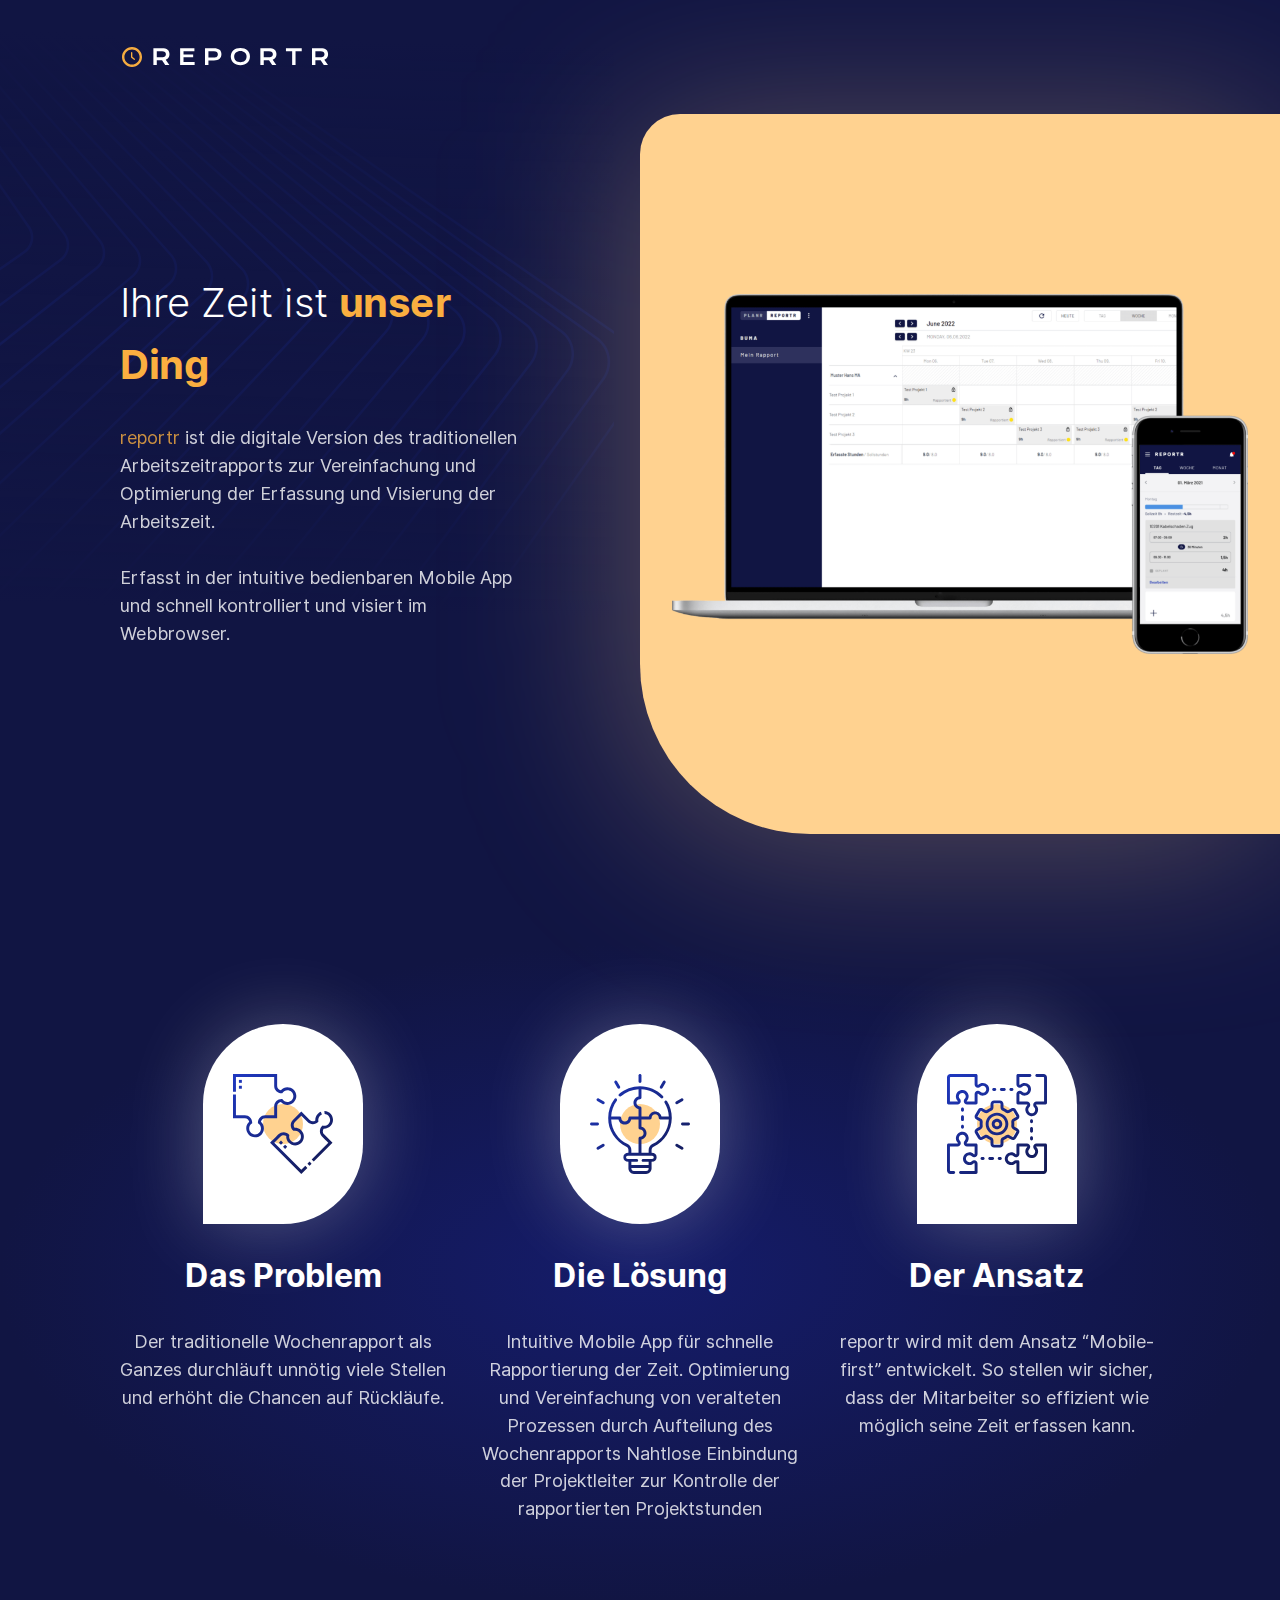
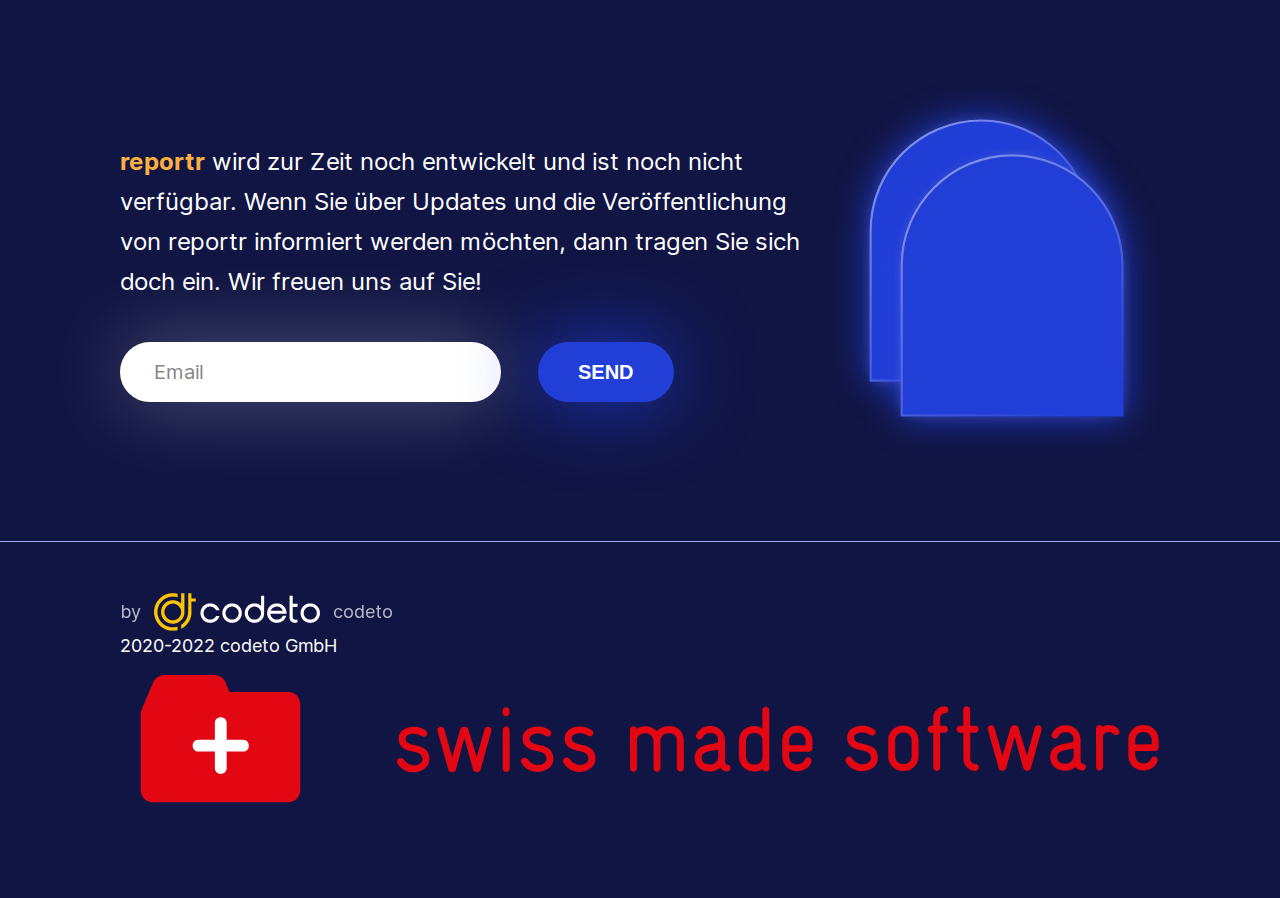
<file: index.html>
<!DOCTYPE html>
<html lang="de">
  <head>
    <meta charset="UTF-8" />
    <meta http-equiv="X-UA-Compatible" content="IE=edge" />
    <link rel="apple-touch-icon" sizes="180x180" href="./favicon/img/apple-touch-icon.png">
    <link rel="icon" type="image/png" sizes="32x32" href="./img/favicon/favicon-32x32.png">
    <link rel="icon" type="image/png" sizes="16x16" href="./img/favicon/favicon-16x16.png">
    <link rel="manifest" href="./imgfavicon//site.webmanifest">
    <link rel="mask-icon" href="./img/favicon/safari-pinned-tab.svg" color="#5bbad5">
    <meta name="msapplication-TileColor" content="#da532c">
    <meta name="theme-color" content="#ffffff">
    <meta name="viewport" content="width=device-width, initial-scale=1.0" />
    <title>Reportr</title>
    <link rel="stylesheet" href="./css/main.css" />
  </head>

  <body>
    <header class="header">
      <div class="container">
        <img src="./img/main-logo.svg" alt="reportr-logo" />
      </div>
    </header>
    <main>
      <section class="hero-screen">
        <div class="hero-screen__illustration">
          <img src="./img/hero-screen-illustration.svg" alt="illustration" />
        </div>
        <div class="container">
          <div class="row">
            <div class="col-lg-5 col-xs-12">
              <div class="hero-screen__title">
                Ihre Zeit ist <span>unser Ding</span>
              </div>
              <div class="hero-screen__subtitle">
                <span>reportr</span> ist die digitale Version des traditionellen
                Arbeitszeitrapports zur Vereinfachung und Optimierung der
                Erfassung und Visierung der Arbeitszeit.
              </div>
              <div class="hero-screen__subtitle">
                Erfasst in der intuitive bedienbaren Mobile App und schnell
                kontrolliert und visiert im Webbrowser.
              </div>
            </div>
            <div class="hero-screen__image">
              <img src="./img/hero-image.png" alt="reportr app" />
            </div>
          </div>
        </div>
      </section>
      <section class="process">
        <div class="container">
          <div class="row">
            <div class="col-md-4 col-xs-12">
              <div class="process-item">
                <div class="process-item__image item-1">
                  <img src="./img/problem.svg" alt="problem" />
                </div>
                <div class="process-item__title">Das Problem</div>
                <div class="process-item__description">
                  Der traditionelle Wochenrapport als Ganzes durchläuft unnötig
                  viele Stellen und erhöht die Chancen auf Rückläufe.
                </div>
              </div>
            </div>
            <div class="col-md-4 col-xs-12">
              <div class="process-item">
                <div class="process-item__image item-2">
                  <img src="./img/solution.svg" alt="solution" />
                </div>
                <div class="process-item__title">Die Lösung</div>
                <div class="process-item__description">
                  Intuitive Mobile App für schnelle Rapportierung der Zeit.
                  Optimierung und Vereinfachung von veralteten Prozessen durch
                  Aufteilung des Wochenrapports Nahtlose Einbindung der
                  Projektleiter zur Kontrolle der rapportierten Projektstunden
                </div>
              </div>
            </div>
            <div class="col-md-4 col-xs-12">
              <div class="process-item">
                <div class="process-item__image item-3">
                  <img src="./img/method.svg" alt="method" />
                </div>
                <div class="process-item__title">Der Ansatz</div>
                <div class="process-item__description">
                  reportr wird mit dem Ansatz “Mobile-first” entwickelt. So
                  stellen wir sicher, dass der Mitarbeiter so effizient wie
                  möglich seine Zeit erfassen kann.
                </div>
              </div>
            </div>
          </div>
        </div>
      </section>
      <section class="subscribe">
        <div class="container">
          <div class="row">
            <div class="col-md-8 col-xs-12">
              <div class="subscribe-box">
                <div class="subscribe__text">
                  <span>reportr</span> wird zur Zeit noch entwickelt und ist
                  noch nicht verfügbar. Wenn Sie über Updates und die
                  Veröffentlichung von reportr informiert werden möchten, dann
                  tragen Sie sich doch ein. Wir freuen uns auf Sie!
                </div>
                <div class="subscribe__form">
                  <form action="">
                    <input
                      type="email"
                      name="subscribe-email"
                      placeholder="Email"
                    />
                    <button type="submit">SEND</button>
                  </form>
                </div>
              </div>
            </div>
            <div class="col-md-4 col-xs-12 subscribe-illustration">
              <img src="./img/footer-illustration.svg" alt="illustration" />
            </div>
          </div>
        </div>
      </section>
    </main>
    <footer class="footer">
      <div class="container">
        <div class="footer-codeto">
          <span>by</span>
          <img src="./img/codeto-logo.svg" alt="codeto-logo" />
          <span>codeto</span>
        </div>
        <div class="footer-text">2020-2022 codeto GmbH</div>
        <div class="footer-swiss-made">
          <img
            src="./img/swiss-made-software.svg"
            alt="swiss-made-software-logo"
          />
        </div>
      </div>
    </footer>
  </body>
</html>
</file>
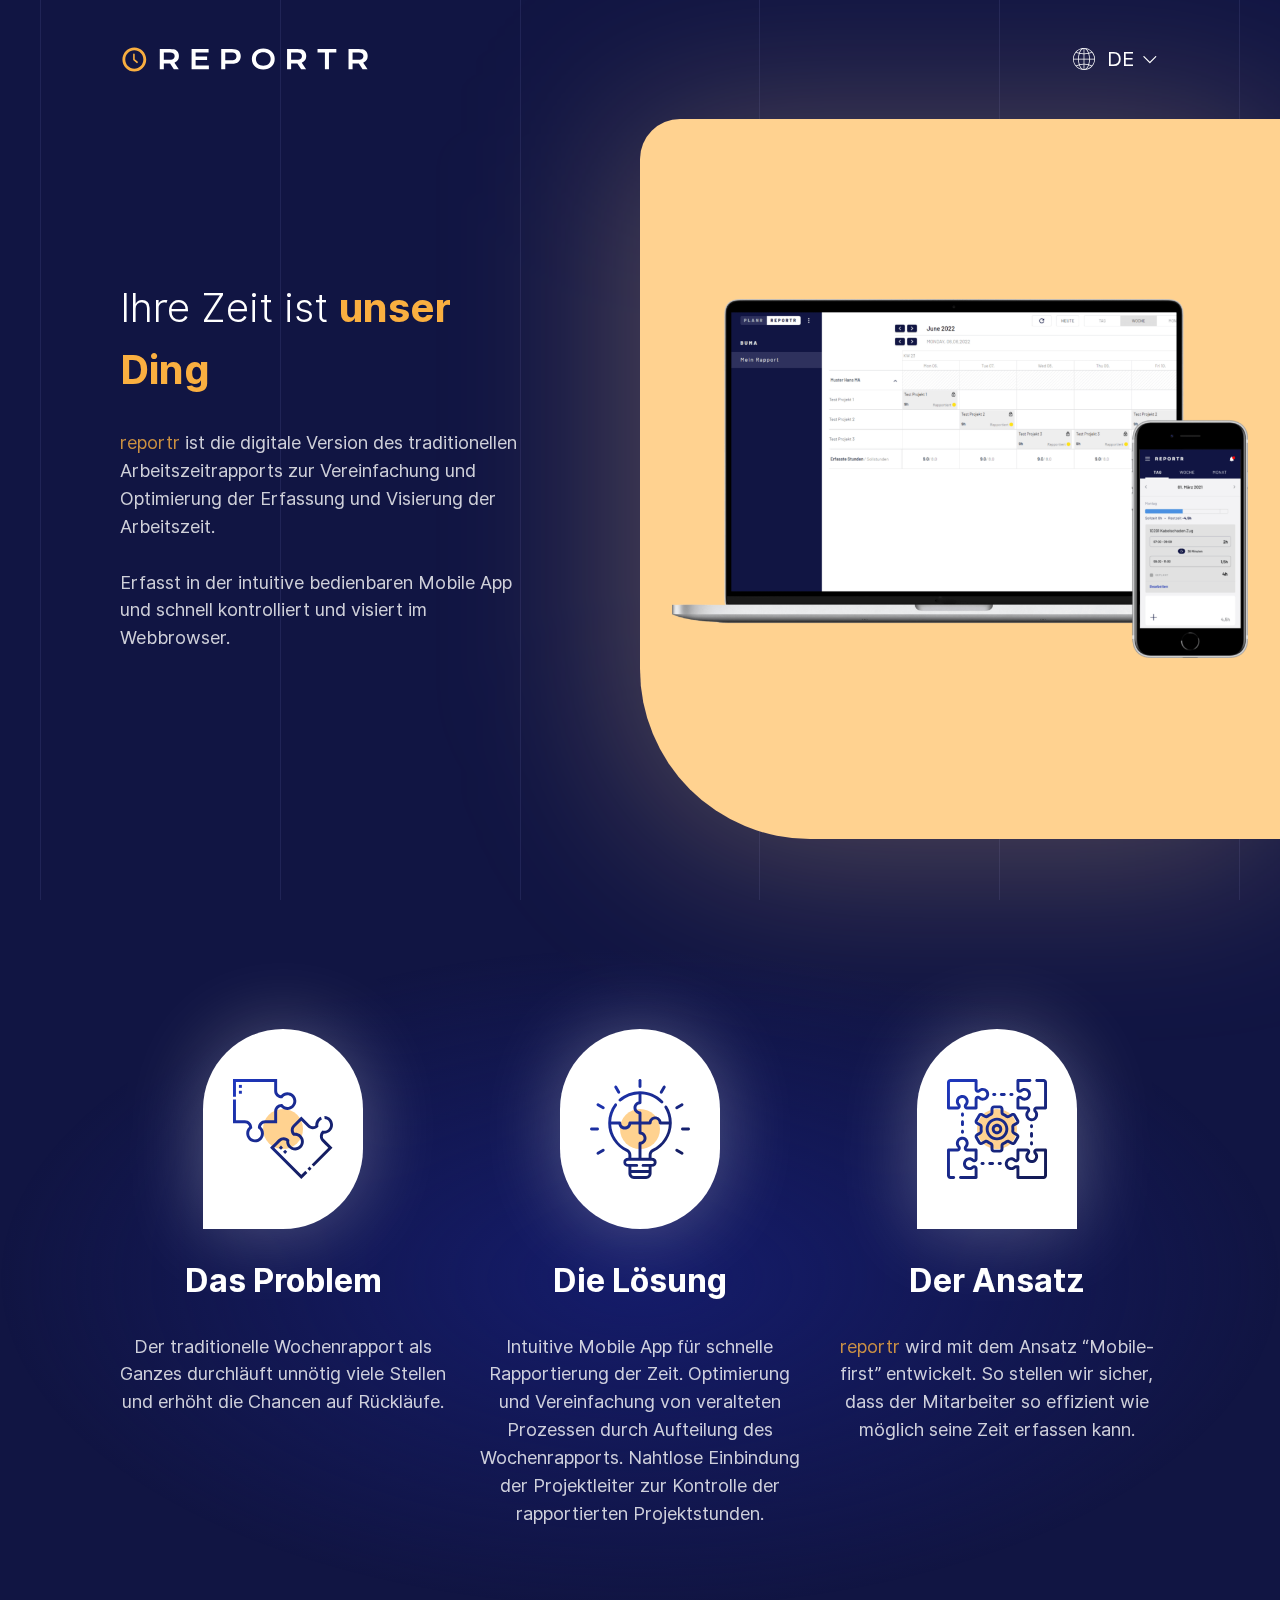
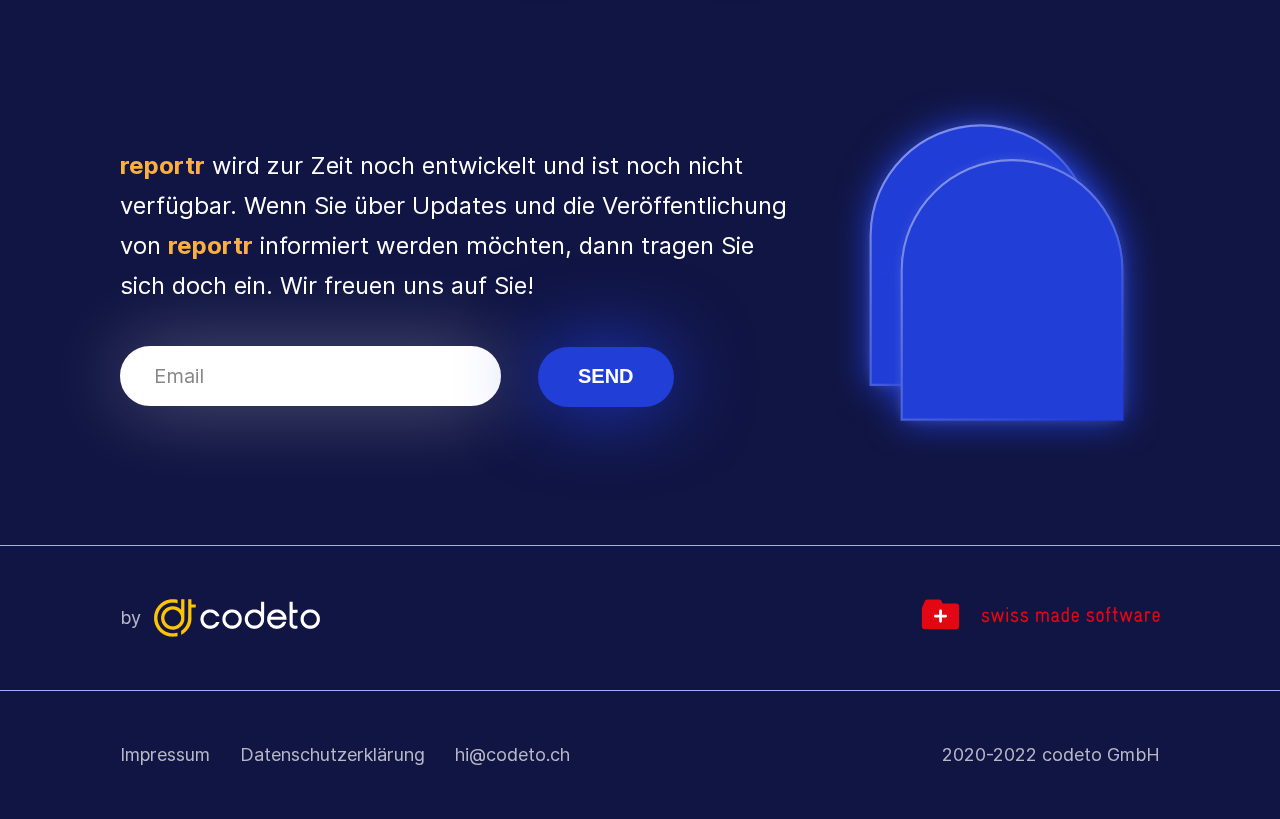
<file: de-index.html>
<!DOCTYPE html>
<html lang="de">

<head>
  <meta charset="UTF-8" />
  <meta http-equiv="X-UA-Compatible" content="IE=edge" />
  <link rel="apple-touch-icon" sizes="180x180" href="./favicon/img/apple-touch-icon.png" />
  <link rel="icon" type="image/png" sizes="32x32" href="./img/favicon/favicon-32x32.png" />
  <link rel="icon" type="image/png" sizes="16x16" href="./img/favicon/favicon-16x16.png" />
  <link rel="manifest" href="./img/favicon/site.webmanifest" />
  <link rel="mask-icon" href="./img/favicon/safari-pinned-tab.svg" color="#5bbad5" />
  <meta name="msapplication-TileColor" content="#da532c" />
  <meta name="theme-color" content="#ffffff" />
  <meta name="viewport" content="width=device-width, initial-scale=1.0" />
  <title>Reportr</title>
  <link rel="stylesheet" href="./css/main.css" />
</head>

<body>
  <div class="lines">
    <div class="line"></div>
    <div class="line"></div>
    <div class="line"></div>
    <div class="line"></div>
    <div class="line"></div>
    <div class="line"></div>

  </div>
  <header class="header">
    <div class="container">
      <a href="de-index.html" class="header-logo">
        <img src="./img/main-logo.svg" alt="reportr-logo" />
      </a>
      <div class="language dropdown">
        <button class="language__item dropdown__trigger">
          <img src="./img/globe.svg" alt="">
          <span class="language__title"> DE </span>
          <i class="icon-arrow-dropdown"></i>
        </button>
        <div class="language__list dropdown__item">
          <a href="de-index.html" class="language__item">
            <span class="language__title">DE</span>
          </a>
          <a href="en-index.html" class="language__item">
            <span class="language__title">EN</span>
          </a>
        </div>
      </div>
    </div>
  </header>
  <main>
    <section class="hero-screen">
      <div class="container">
        <div class="row">
          <div class="col-lg-5 col-xs-12">
            <div class="hero-screen__title">
              Ihre Zeit ist <span>unser Ding</span>
            </div>
            <div class="hero-screen__subtitle">
              <span>reportr</span> ist die digitale Version des traditionellen
              Arbeitszeitrapports zur Vereinfachung und Optimierung der
              Erfassung und Visierung der Arbeitszeit.
            </div>
            <div class="hero-screen__subtitle">
              Erfasst in der intuitive bedienbaren Mobile App und schnell
              kontrolliert und visiert im Webbrowser.
            </div>
          </div>
          <div class="hero-screen__image">
            <img src="./img/hero-image.png" alt="reportr app" />
          </div>
        </div>
      </div>
    </section>
    <section class="process">
      <div class="container">
        <div class="row">
          <div class="col-md-4 col-xs-12">
            <div class="process-item">
              <div class="process-item__image item-1">
                <img src="./img/problem.svg" alt="problem" />
              </div>
              <div class="process-item__title">Das Problem</div>
              <div class="process-item__description">
                Der traditionelle Wochenrapport als Ganzes durchläuft unnötig
                viele Stellen und erhöht die Chancen auf Rückläufe.
              </div>
            </div>
          </div>
          <div class="col-md-4 col-xs-12">
            <div class="process-item">
              <div class="process-item__image item-2">
                <img src="./img/solution.svg" alt="solution" />
              </div>
              <div class="process-item__title">Die Lösung</div>
              <div class="process-item__description">
                Intuitive Mobile App für schnelle Rapportierung der Zeit.
                Optimierung und Vereinfachung von veralteten Prozessen durch
                Aufteilung des Wochenrapports. Nahtlose Einbindung der
                Projektleiter zur Kontrolle der rapportierten Projektstunden.
              </div>
            </div>
          </div>
          <div class="col-md-4 col-xs-12">
            <div class="process-item">
              <div class="process-item__image item-3">
                <img src="./img/method.svg" alt="method" />
              </div>
              <div class="process-item__title">Der Ansatz</div>
              <div class="process-item__description">
                <span>reportr</span> wird mit dem Ansatz “Mobile-first” entwickelt. So
                stellen wir sicher, dass der Mitarbeiter so effizient wie
                möglich seine Zeit erfassen kann.
              </div>
            </div>
          </div>
        </div>
      </div>
    </section>
    <section class="subscribe">
      <div class="container">
        <div class="row">
          <div class="col-md-8 col-xs-12">
            <div class="subscribe-box">
              <div class="subscribe__text">
                <span>reportr</span> wird zur Zeit noch entwickelt und ist
                noch nicht verfügbar. Wenn Sie über Updates und die
                Veröffentlichung von <span>reportr</span> informiert werden möchten, dann
                tragen Sie sich doch ein. Wir freuen uns auf Sie!
              </div>
              <div class="subscribe__form">
                <form action="">
                  <input type="email" name="subscribe-email" placeholder="Email" />
                  <button type="submit">SEND</button>
                </form>
              </div>
            </div>
          </div>
          <div class="col-md-4 col-xs-12 subscribe-illustration">
            <img src="./img/footer-illustration.svg" alt="illustration" />
          </div>
        </div>
      </div>
    </section>
  </main>
  <footer class="footer">
    <div class="footer-top">
      <div class="container">
        <a class="footer-codeto" href="https://codeto.ch/">
          <span>by</span>
          <img src="./img/codeto-logo.svg" alt="codeto-logo" />
        </a>
        <div class="footer-swiss-made">
          <img src="./img/swiss-made-software.svg" alt="swiss-made-software-logo" />
        </div>
      </div>
    </div>
    <div class="footer-bottom">
      <div class="container">
        <div class="footer-menu">
          <a href="de-terms-and-conditions.html" class="footer__link">
            Impressum
          </a>
          <a href="de-privacy-policy.html" class="footer__link">
            Datenschutzerklärung
          </a>
          <a href="mailto:hi@codeto.ch" class="footer__link">
            hi@codeto.ch
          </a>
        </div>
        <div class="footer-copyright">2020-2022 codeto GmbH</div>
      </div>
    </div>
  </footer>
</body>
<script>
  function closeOpenNavs() {
    var openDrops = document.querySelectorAll(".dropdown__trigger");

    for (var i = 0; i < openDrops.length; i++) {
      var openDropdown = openDrops[i];

      if (openDropdown.parentElement.classList.contains("js-open")) {
        openDropdown.parentElement.classList.remove("js-open");
      }
    }
  }
  document.addEventListener(
    "click",
    function (event) {
      if (!event.target.closest(".dropdown__trigger")) {
        closeOpenNavs();
      } else if (
        event.target.closest(".dropdown__trigger") &&
        event.target.parentElement.closest(".js-open")
      ) {
        event.target
          .closest(".dropdown__trigger")
          .parentElement.classList.remove("js-open");
      } else if (event.target.closest(".dropdown__trigger")) {
        closeOpenNavs();
        event.target
          .closest(".dropdown__trigger")
          .parentElement.classList.add("js-open");
      }
    },
    false
  );
</script>

</html>
</file>
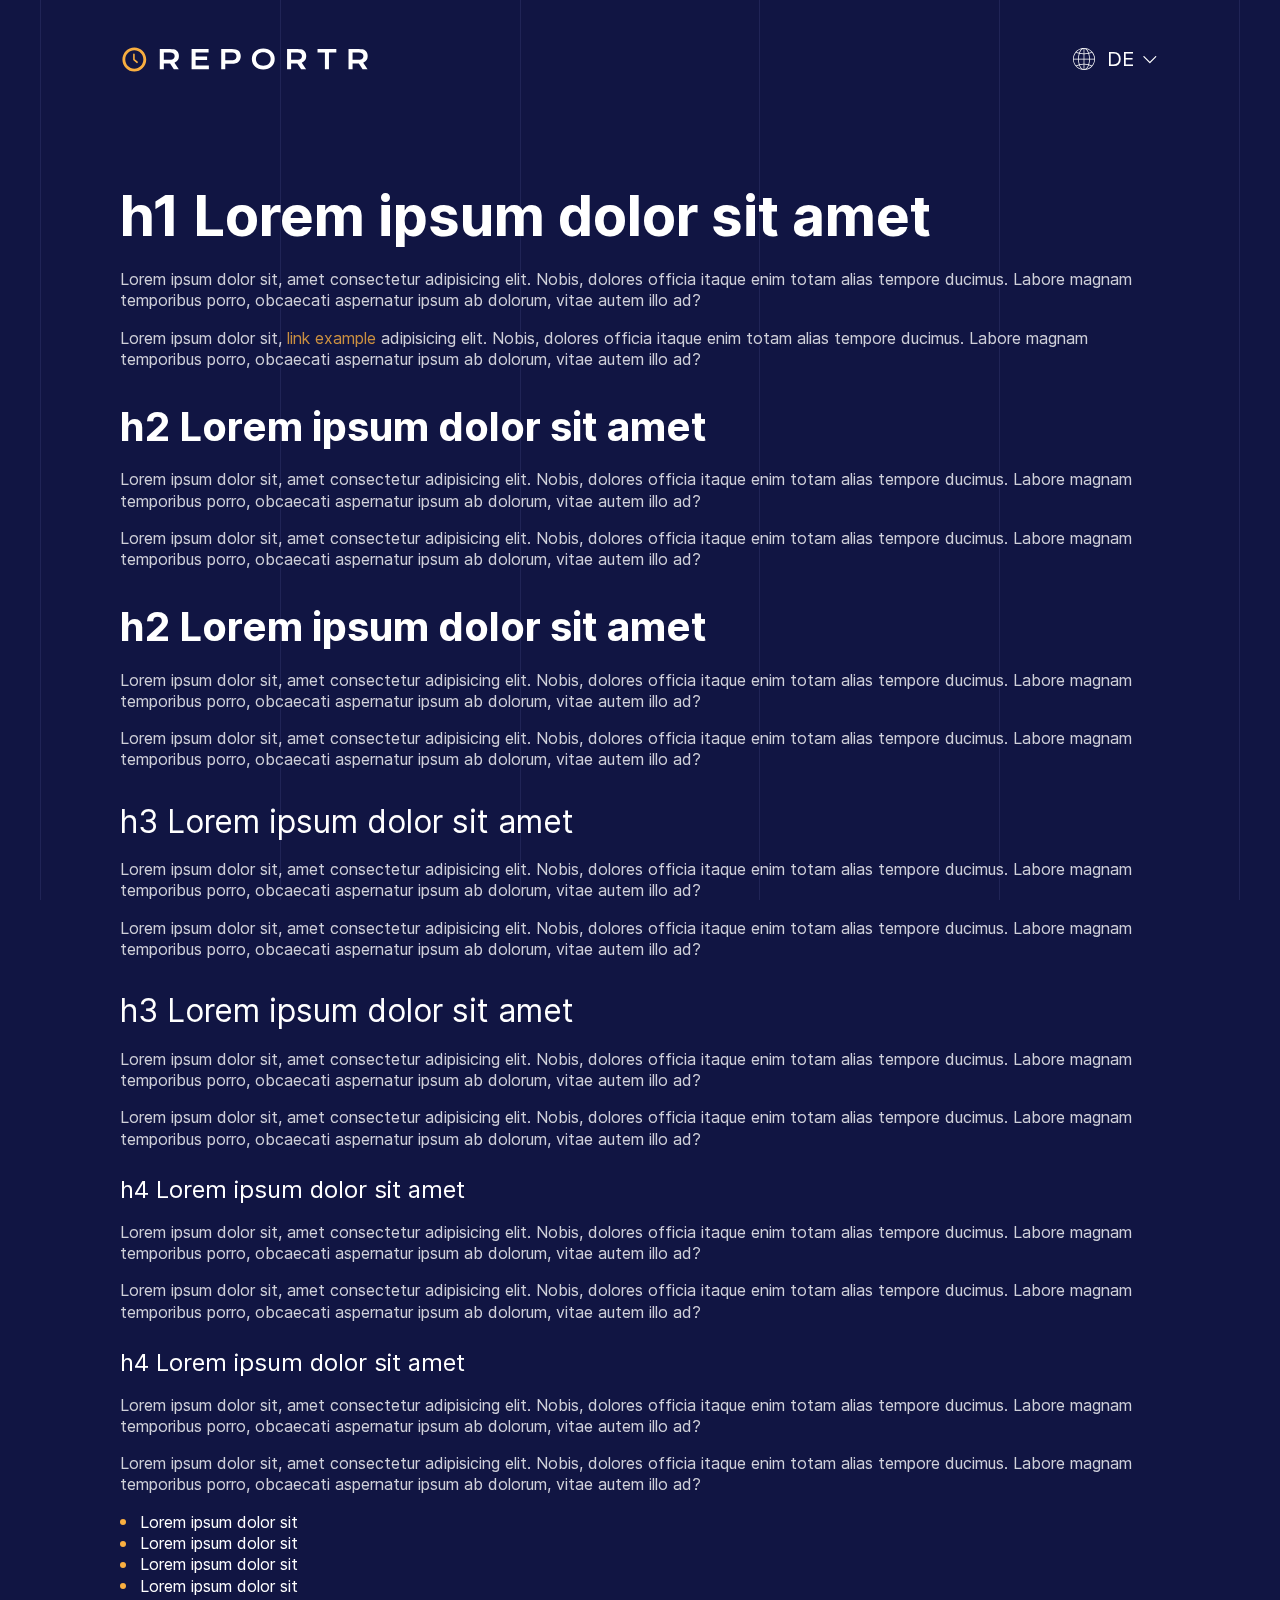
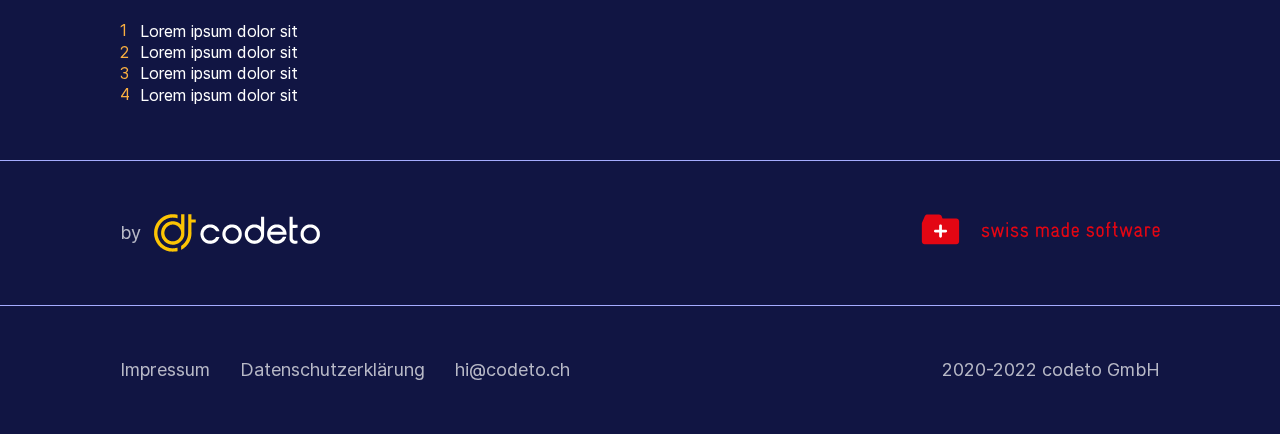
<file: de-privacy-policy.html>
<!DOCTYPE html>
<html lang="de">

<head>
  <meta charset="UTF-8" />
  <meta http-equiv="X-UA-Compatible" content="IE=edge" />
  <link rel="apple-touch-icon" sizes="180x180" href="./favicon/img/apple-touch-icon.png" />
  <link rel="icon" type="image/png" sizes="32x32" href="./img/favicon/favicon-32x32.png" />
  <link rel="icon" type="image/png" sizes="16x16" href="./img/favicon/favicon-16x16.png" />
  <link rel="manifest" href="./img/favicon/site.webmanifest" />
  <link rel="mask-icon" href="./img/favicon/safari-pinned-tab.svg" color="#5bbad5" />
  <meta name="msapplication-TileColor" content="#da532c" />
  <meta name="theme-color" content="#ffffff" />
  <meta name="viewport" content="width=device-width, initial-scale=1.0" />
  <title>Reportr</title>
  <link rel="stylesheet" href="./css/main.css" />
</head>

<body>
  <div class="lines">
    <div class="line"></div>
    <div class="line"></div>
    <div class="line"></div>
    <div class="line"></div>
    <div class="line"></div>
    <div class="line"></div>

  </div>
  <header class="header">
    <div class="container">
      <a href="de-index.html" class="header-logo">
        <img src="./img/main-logo.svg" alt="reportr-logo" />
      </a>
      <div class="language dropdown">
        <button class="language__item dropdown__trigger">
          <img src="./img/globe.svg" alt="">
          <span class="language__title"> DE </span>
          <i class="icon-arrow-dropdown"></i>
        </button>
        <div class="language__list dropdown__item">
          <a href="de-index.html" class="language__item">
            <span class="language__title">DE</span>
          </a>
          <a href="en-index.html" class="language__item">
            <span class="language__title">EN</span>
          </a>
        </div>
      </div>
    </div>
  </header>
  <section class="text-page">
    <div class="container">
      <h1>h1 Lorem ipsum dolor sit amet</h1>
      <p>Lorem ipsum dolor sit, amet consectetur adipisicing elit. Nobis, dolores officia itaque enim totam alias
        tempore ducimus. Labore magnam temporibus porro, obcaecati aspernatur ipsum ab dolorum, vitae autem illo ad?</p>
      <p>Lorem ipsum dolor sit, <a href="#">link example</a> adipisicing elit. Nobis, dolores officia itaque enim totam alias
        tempore ducimus. Labore magnam temporibus porro, obcaecati aspernatur ipsum ab dolorum, vitae autem illo ad?</p>
      <h2>h2 Lorem ipsum dolor sit amet</h2>
      <p>Lorem ipsum dolor sit, amet consectetur adipisicing elit. Nobis, dolores officia itaque enim totam alias
        tempore ducimus. Labore magnam temporibus porro, obcaecati aspernatur ipsum ab dolorum, vitae autem illo ad?</p>
      <p>Lorem ipsum dolor sit, amet consectetur adipisicing elit. Nobis, dolores officia itaque enim totam alias
        tempore ducimus. Labore magnam temporibus porro, obcaecati aspernatur ipsum ab dolorum, vitae autem illo ad?</p>
      <h2>h2 Lorem ipsum dolor sit amet</h2>
      <p>Lorem ipsum dolor sit, amet consectetur adipisicing elit. Nobis, dolores officia itaque enim totam alias
        tempore ducimus. Labore magnam temporibus porro, obcaecati aspernatur ipsum ab dolorum, vitae autem illo ad?</p>
      <p>Lorem ipsum dolor sit, amet consectetur adipisicing elit. Nobis, dolores officia itaque enim totam alias
        tempore ducimus. Labore magnam temporibus porro, obcaecati aspernatur ipsum ab dolorum, vitae autem illo ad?</p>
      <h3>h3 Lorem ipsum dolor sit amet</h3>
      <p>Lorem ipsum dolor sit, amet consectetur adipisicing elit. Nobis, dolores officia itaque enim totam alias
        tempore ducimus. Labore magnam temporibus porro, obcaecati aspernatur ipsum ab dolorum, vitae autem illo ad?</p>
      <p>Lorem ipsum dolor sit, amet consectetur adipisicing elit. Nobis, dolores officia itaque enim totam alias
        tempore ducimus. Labore magnam temporibus porro, obcaecati aspernatur ipsum ab dolorum, vitae autem illo ad?</p>
      <h3>h3 Lorem ipsum dolor sit amet</h3>
      <p>Lorem ipsum dolor sit, amet consectetur adipisicing elit. Nobis, dolores officia itaque enim totam alias
        tempore ducimus. Labore magnam temporibus porro, obcaecati aspernatur ipsum ab dolorum, vitae autem illo ad?</p>
      <p>Lorem ipsum dolor sit, amet consectetur adipisicing elit. Nobis, dolores officia itaque enim totam alias
        tempore ducimus. Labore magnam temporibus porro, obcaecati aspernatur ipsum ab dolorum, vitae autem illo ad?</p>
      <h4>h4 Lorem ipsum dolor sit amet</h4>
      <p>Lorem ipsum dolor sit, amet consectetur adipisicing elit. Nobis, dolores officia itaque enim totam alias
        tempore ducimus. Labore magnam temporibus porro, obcaecati aspernatur ipsum ab dolorum, vitae autem illo ad?</p>
      <p>Lorem ipsum dolor sit, amet consectetur adipisicing elit. Nobis, dolores officia itaque enim totam alias
        tempore ducimus. Labore magnam temporibus porro, obcaecati aspernatur ipsum ab dolorum, vitae autem illo ad?</p>
      <h4>h4 Lorem ipsum dolor sit amet</h4>
      <p>Lorem ipsum dolor sit, amet consectetur adipisicing elit. Nobis, dolores officia itaque enim totam alias
        tempore ducimus. Labore magnam temporibus porro, obcaecati aspernatur ipsum ab dolorum, vitae autem illo ad?</p>
      <p>Lorem ipsum dolor sit, amet consectetur adipisicing elit. Nobis, dolores officia itaque enim totam alias
        tempore ducimus. Labore magnam temporibus porro, obcaecati aspernatur ipsum ab dolorum, vitae autem illo ad?</p>
      <ul>
        <li>Lorem ipsum dolor sit</li>
        <li>Lorem ipsum dolor sit</li>
        <li>Lorem ipsum dolor sit</li>
        <li>Lorem ipsum dolor sit</li>
      </ul>
      <ol>
        <li>Lorem ipsum dolor sit</li>
        <li>Lorem ipsum dolor sit</li>
        <li>Lorem ipsum dolor sit</li>
        <li>Lorem ipsum dolor sit</li>
      </ol>

    </div>
  </section>
  <footer class="footer">
    <div class="footer-top">
      <div class="container">
        <a class="footer-codeto" href="https://codeto.ch/">
          <span>by</span>
          <img src="./img/codeto-logo.svg" alt="codeto-logo" />
        </a>
        <div class="footer-swiss-made">
          <img src="./img/swiss-made-software.svg" alt="swiss-made-software-logo" />
        </div>
      </div>
    </div>
    <div class="footer-bottom">
      <div class="container">
        <div class="footer-menu">
          <a href="de-terms-and-conditions.html" class="footer__link">
            Impressum
          </a>
          <a href="de-privacy-policy.html" class="footer__link">
            Datenschutzerklärung
          </a>
          <a href="mailto:hi@codeto.ch" class="footer__link">
            hi@codeto.ch
          </a>
        </div>
        <div class="footer-copyright">2020-2022 codeto GmbH</div>
      </div>
    </div>
  </footer>
</body>
<script>
  function closeOpenNavs() {
    var openDrops = document.querySelectorAll(".dropdown__trigger");

    for (var i = 0; i < openDrops.length; i++) {
      var openDropdown = openDrops[i];

      if (openDropdown.parentElement.classList.contains("js-open")) {
        openDropdown.parentElement.classList.remove("js-open");
      }
    }
  }
  document.addEventListener(
    "click",
    function (event) {
      if (!event.target.closest(".dropdown__trigger")) {
        closeOpenNavs();
      } else if (
        event.target.closest(".dropdown__trigger") &&
        event.target.parentElement.closest(".js-open")
      ) {
        event.target
          .closest(".dropdown__trigger")
          .parentElement.classList.remove("js-open");
      } else if (event.target.closest(".dropdown__trigger")) {
        closeOpenNavs();
        event.target
          .closest(".dropdown__trigger")
          .parentElement.classList.add("js-open");
      }
    },
    false
  );
</script>

</html>
</file>
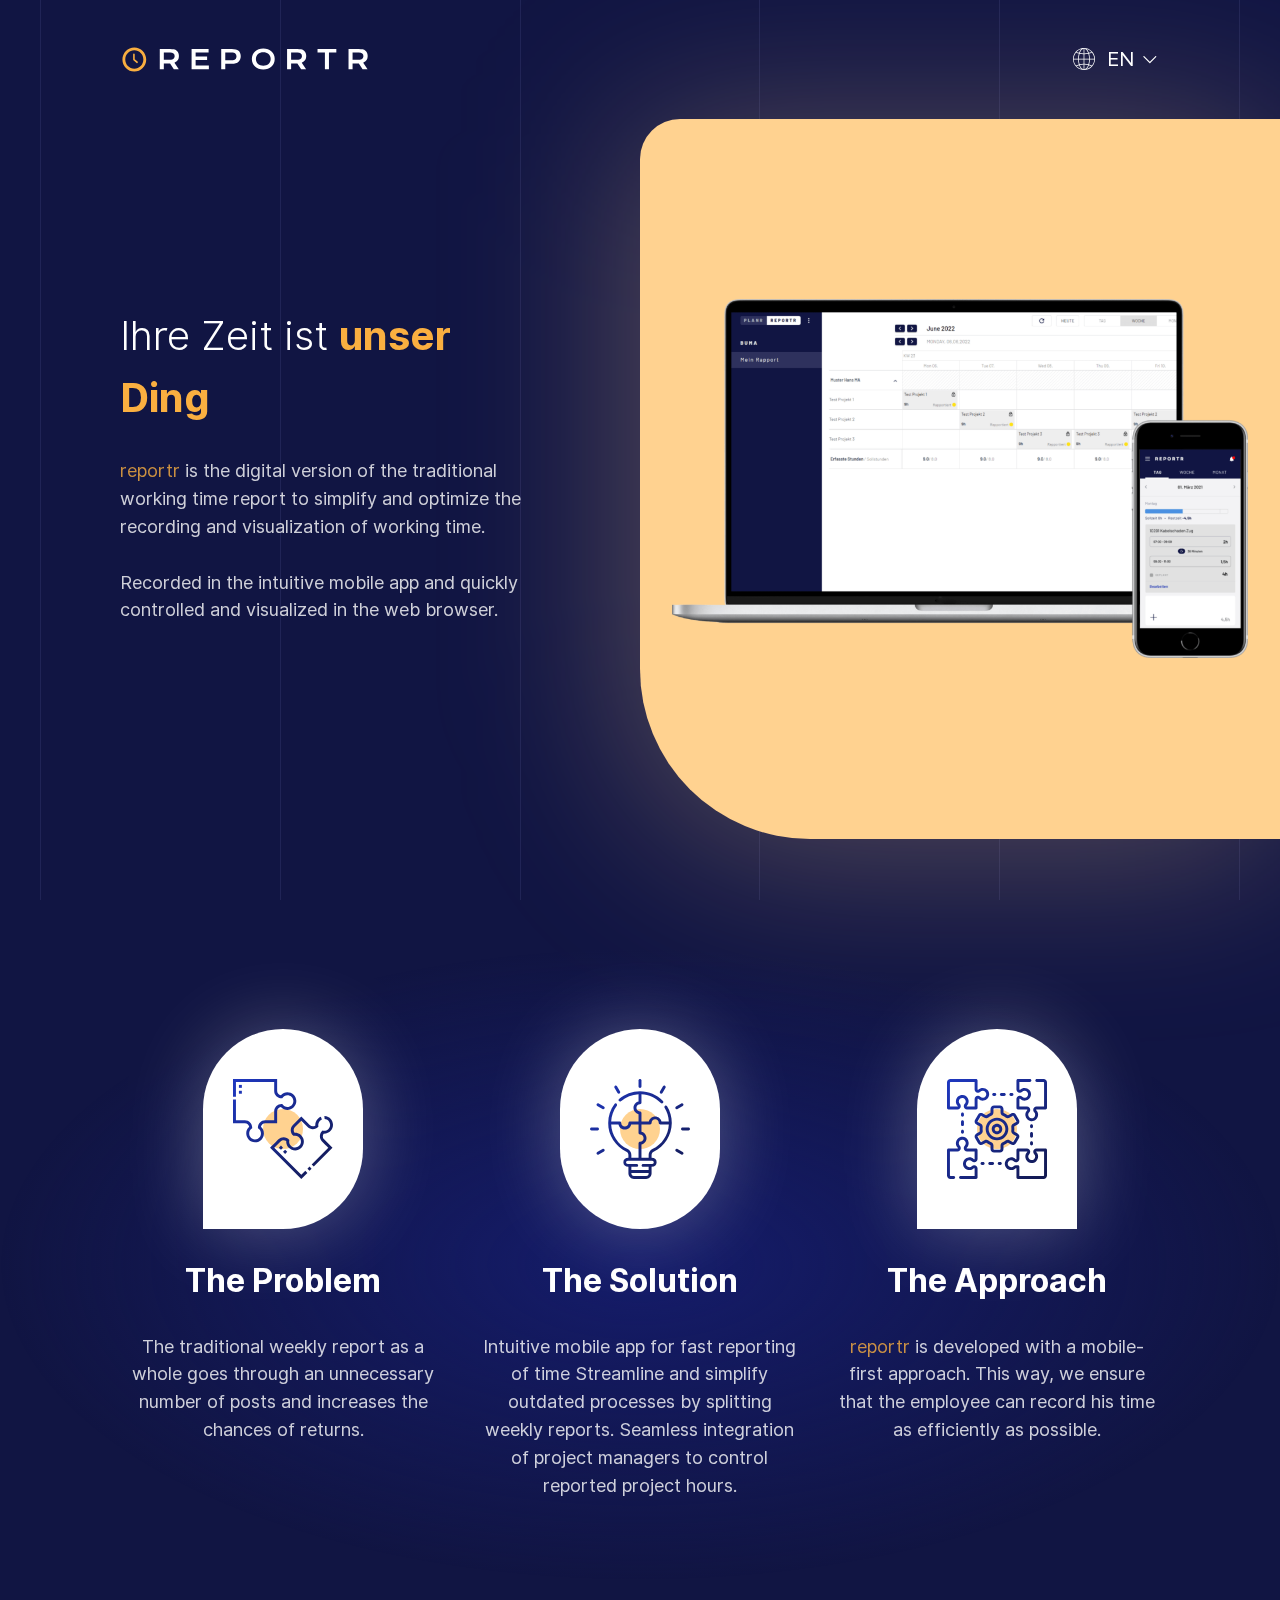
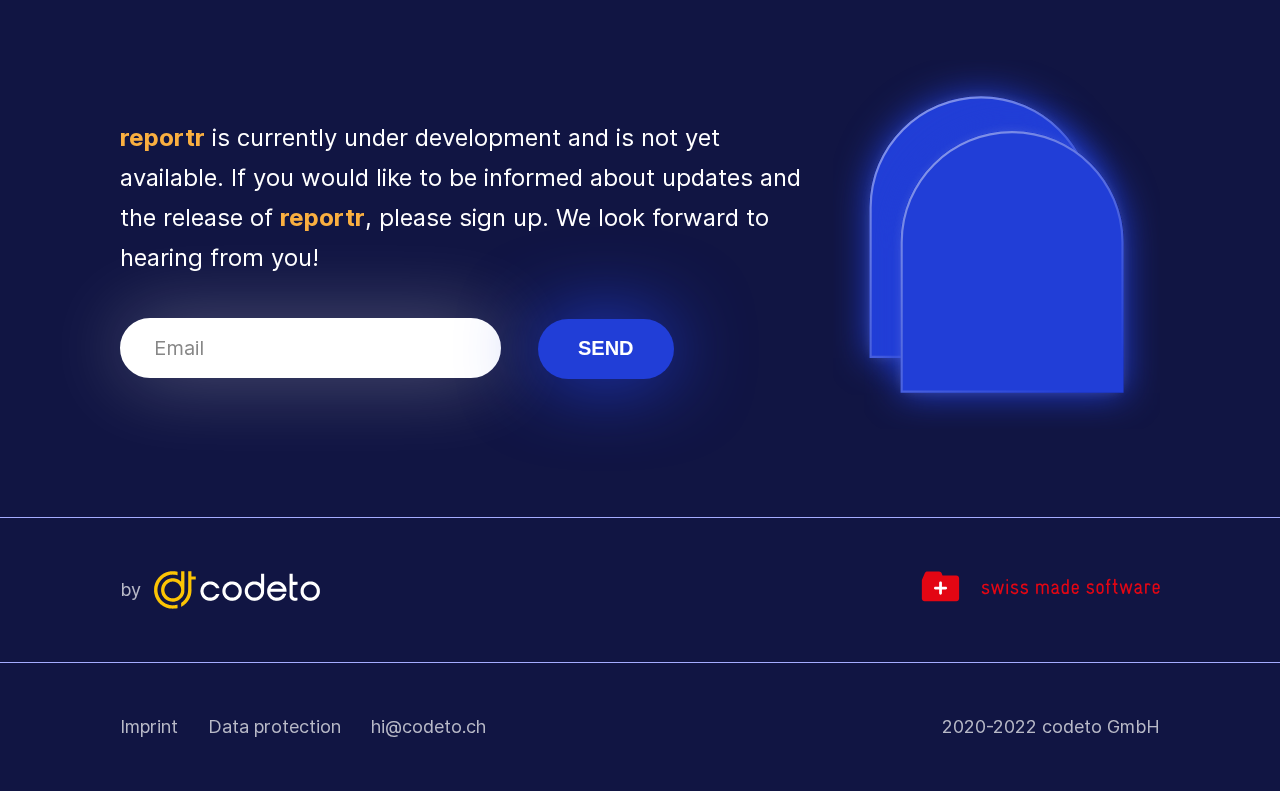
<file: en-index.html>
<!DOCTYPE html>
<html lang="en">

<head>
  <meta charset="UTF-8" />
  <meta http-equiv="X-UA-Compatible" content="IE=edge" />
  <link rel="apple-touch-icon" sizes="180x180" href="./favicon/img/apple-touch-icon.png" />
  <link rel="icon" type="image/png" sizes="32x32" href="./img/favicon/favicon-32x32.png" />
  <link rel="icon" type="image/png" sizes="16x16" href="./img/favicon/favicon-16x16.png" />
  <link rel="manifest" href="./img/favicon/site.webmanifest" />
  <link rel="mask-icon" href="./img/favicon/safari-pinned-tab.svg" color="#5bbad5" />
  <meta name="msapplication-TileColor" content="#da532c" />
  <meta name="theme-color" content="#ffffff" />
  <meta name="viewport" content="width=device-width, initial-scale=1.0" />
  <title>Reportr</title>
  <link rel="stylesheet" href="./css/main.css" />
</head>

<body>
  <div class="lines">
    <div class="line"></div>
    <div class="line"></div>
    <div class="line"></div>
    <div class="line"></div>
    <div class="line"></div>
    <div class="line"></div>

  </div>
  <header class="header">
    <div class="container">
      <a href="en-index.html" class="header-logo">
        <img src="./img/main-logo.svg" alt="reportr-logo" />
      </a>
      <div class="language dropdown">
        <button class="language__item dropdown__trigger">
          <img src="./img/globe.svg" alt="">
          <span class="language__title"> EN </span>
          <i class="icon-arrow-dropdown"></i>
        </button>
        <div class="language__list dropdown__item">
          <a href="de-index.html" class="language__item">
            <span class="language__title">DE</span>
          </a>
          <a href="en-index.html" class="language__item">
            <span class="language__title">EN</span>
          </a>
        </div>
      </div>
    </div>
  </header>
  <main>
    <section class="hero-screen">
      <div class="container">
        <div class="row">
          <div class="col-lg-5 col-xs-12">
            <div class="hero-screen__title">
              Ihre Zeit ist <span>unser Ding</span>
            </div>
            <div class="hero-screen__subtitle">
              <span>reportr</span> is the digital version of the traditional working time report to simplify and
              optimize the recording and visualization of working time.
            </div>
            <div class="hero-screen__subtitle">
              Recorded in the intuitive mobile app and quickly controlled and visualized in the web browser.
            </div>
          </div>
          <div class="hero-screen__image">
            <img src="./img/hero-image.png" alt="reportr app" />
          </div>
        </div>
      </div>
    </section>
    <section class="process">
      <div class="container">
        <div class="row">
          <div class="col-md-4 col-xs-12">
            <div class="process-item">
              <div class="process-item__image item-1">
                <img src="./img/problem.svg" alt="problem" />
              </div>
              <div class="process-item__title">The Problem</div>
              <div class="process-item__description">
                The traditional weekly report as a whole goes through an unnecessary number of posts and increases the
                chances of returns.
              </div>
            </div>
          </div>
          <div class="col-md-4 col-xs-12">
            <div class="process-item">
              <div class="process-item__image item-2">
                <img src="./img/solution.svg" alt="solution" />
              </div>
              <div class="process-item__title">The Solution</div>
              <div class="process-item__description">
                Intuitive mobile app for fast reporting of time
                Streamline and simplify outdated processes by splitting weekly reports.
                Seamless integration of project managers to control reported project hours.
              </div>
            </div>
          </div>
          <div class="col-md-4 col-xs-12">
            <div class="process-item">
              <div class="process-item__image item-3">
                <img src="./img/method.svg" alt="method" />
              </div>
              <div class="process-item__title">The Approach</div>
              <div class="process-item__description">
                <span>reportr</span> is developed with a mobile-first approach. This way, we ensure that the employee can record his
                time as efficiently as possible.
              </div>
            </div>
          </div>
        </div>
      </div>
    </section>
    <section class="subscribe">
      <div class="container">
        <div class="row">
          <div class="col-md-8 col-xs-12">
            <div class="subscribe-box">
              <div class="subscribe__text">
                <span>reportr</span> is currently under development and is not yet available. If you would like to be informed about
                updates and the release of <span>reportr</span>, please sign up. We look forward to hearing from you!
              </div>
              <div class="subscribe__form">
                <form action="">
                  <input type="email" name="subscribe-email" placeholder="Email" />
                  <button type="submit">SEND</button>
                </form>
              </div>
            </div>
          </div>
          <div class="col-md-4 col-xs-12 subscribe-illustration">
            <img src="./img/footer-illustration.svg" alt="illustration" />
          </div>
        </div>
      </div>
    </section>
  </main>
  <footer class="footer">
    <div class="footer-top">
      <div class="container">
        <a class="footer-codeto" href="https://codeto.ch/">
          <span>by</span>
          <img src="./img/codeto-logo.svg" alt="codeto-logo" />
        </a>
        <div class="footer-swiss-made">
          <img src="./img/swiss-made-software.svg" alt="swiss-made-software-logo" />
        </div>
      </div>
    </div>
    <div class="footer-bottom">
      <div class="container">
        <div class="footer-menu">
          <a href="en-terms-and-conditions.html" class="footer__link">
            Imprint
          </a>
          <a href="en-privacy-policy.html" class="footer__link">
            Data protection
          </a>
          <a href="mailto:hi@codeto.ch" class="footer__link">
            hi@codeto.ch
          </a>
        </div>
        <div class="footer-copyright">2020-2022 codeto GmbH</div>
      </div>
    </div>
  </footer>
</body>
<script>
  function closeOpenNavs() {
    var openDrops = document.querySelectorAll(".dropdown__trigger");

    for (var i = 0; i < openDrops.length; i++) {
      var openDropdown = openDrops[i];

      if (openDropdown.parentElement.classList.contains("js-open")) {
        openDropdown.parentElement.classList.remove("js-open");
      }
    }
  }
  document.addEventListener(
    "click",
    function (event) {
      if (!event.target.closest(".dropdown__trigger")) {
        closeOpenNavs();
      } else if (
        event.target.closest(".dropdown__trigger") &&
        event.target.parentElement.closest(".js-open")
      ) {
        event.target
          .closest(".dropdown__trigger")
          .parentElement.classList.remove("js-open");
      } else if (event.target.closest(".dropdown__trigger")) {
        closeOpenNavs();
        event.target
          .closest(".dropdown__trigger")
          .parentElement.classList.add("js-open");
      }
    },
    false
  );
</script>

</html>
</file>
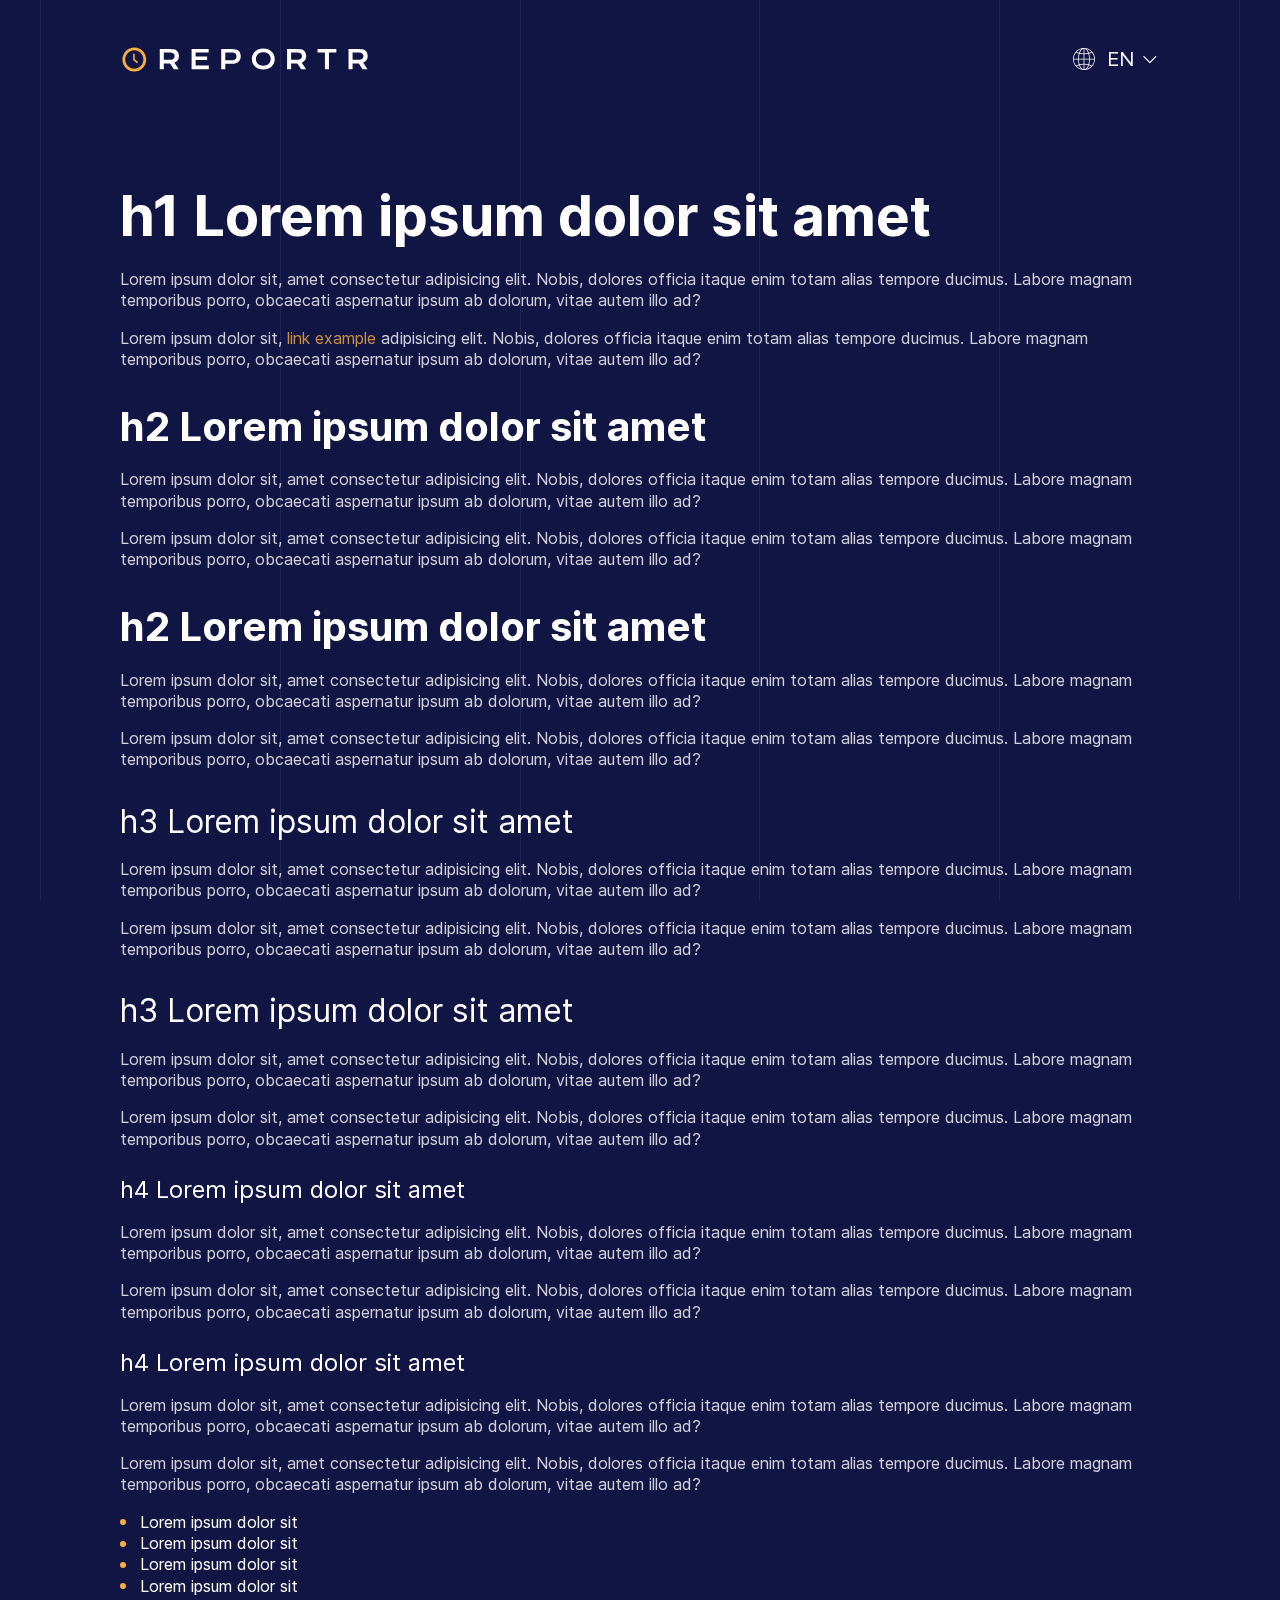
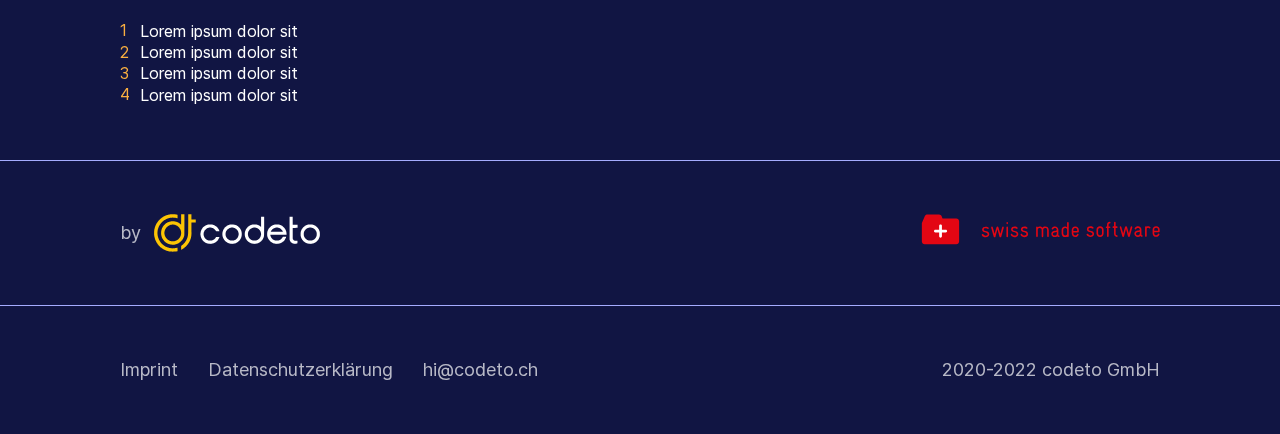
<file: en-privacy-policy.html>
<!DOCTYPE html>
<html lang="en">

<head>
  <meta charset="UTF-8" />
  <meta http-equiv="X-UA-Compatible" content="IE=edge" />
  <link rel="apple-touch-icon" sizes="180x180" href="./favicon/img/apple-touch-icon.png" />
  <link rel="icon" type="image/png" sizes="32x32" href="./img/favicon/favicon-32x32.png" />
  <link rel="icon" type="image/png" sizes="16x16" href="./img/favicon/favicon-16x16.png" />
  <link rel="manifest" href="./img/favicon/site.webmanifest" />
  <link rel="mask-icon" href="./img/favicon/safari-pinned-tab.svg" color="#5bbad5" />
  <meta name="msapplication-TileColor" content="#da532c" />
  <meta name="theme-color" content="#ffffff" />
  <meta name="viewport" content="width=device-width, initial-scale=1.0" />
  <title>Reportr</title>
  <link rel="stylesheet" href="./css/main.css" />
</head>

<body>
  <div class="lines">
    <div class="line"></div>
    <div class="line"></div>
    <div class="line"></div>
    <div class="line"></div>
    <div class="line"></div>
    <div class="line"></div>

  </div>
  <header class="header">
    <div class="container">
      <a href="en-index.html" class="header-logo">
        <img src="./img/main-logo.svg" alt="reportr-logo" />
      </a>
      <div class="language dropdown">
        <button class="language__item dropdown__trigger">
          <img src="./img/globe.svg" alt="">
          <span class="language__title"> EN </span>
          <i class="icon-arrow-dropdown"></i>
        </button>
        <div class="language__list dropdown__item">
          <a href="de-index.html" class="language__item">
            <span class="language__title">DE</span>
          </a>
          <a href="en-index.html" class="language__item">
            <span class="language__title">EN</span>
          </a>
        </div>
      </div>
    </div>
  </header>
  <section class="text-page">
    <div class="container">
      <h1>h1 Lorem ipsum dolor sit amet</h1>
      <p>Lorem ipsum dolor sit, amet consectetur adipisicing elit. Nobis, dolores officia itaque enim totam alias
        tempore ducimus. Labore magnam temporibus porro, obcaecati aspernatur ipsum ab dolorum, vitae autem illo ad?</p>
      <p>Lorem ipsum dolor sit, <a href="#">link example</a> adipisicing elit. Nobis, dolores officia itaque enim totam alias
        tempore ducimus. Labore magnam temporibus porro, obcaecati aspernatur ipsum ab dolorum, vitae autem illo ad?</p>
      <h2>h2 Lorem ipsum dolor sit amet</h2>
      <p>Lorem ipsum dolor sit, amet consectetur adipisicing elit. Nobis, dolores officia itaque enim totam alias
        tempore ducimus. Labore magnam temporibus porro, obcaecati aspernatur ipsum ab dolorum, vitae autem illo ad?</p>
      <p>Lorem ipsum dolor sit, amet consectetur adipisicing elit. Nobis, dolores officia itaque enim totam alias
        tempore ducimus. Labore magnam temporibus porro, obcaecati aspernatur ipsum ab dolorum, vitae autem illo ad?</p>
      <h2>h2 Lorem ipsum dolor sit amet</h2>
      <p>Lorem ipsum dolor sit, amet consectetur adipisicing elit. Nobis, dolores officia itaque enim totam alias
        tempore ducimus. Labore magnam temporibus porro, obcaecati aspernatur ipsum ab dolorum, vitae autem illo ad?</p>
      <p>Lorem ipsum dolor sit, amet consectetur adipisicing elit. Nobis, dolores officia itaque enim totam alias
        tempore ducimus. Labore magnam temporibus porro, obcaecati aspernatur ipsum ab dolorum, vitae autem illo ad?</p>
      <h3>h3 Lorem ipsum dolor sit amet</h3>
      <p>Lorem ipsum dolor sit, amet consectetur adipisicing elit. Nobis, dolores officia itaque enim totam alias
        tempore ducimus. Labore magnam temporibus porro, obcaecati aspernatur ipsum ab dolorum, vitae autem illo ad?</p>
      <p>Lorem ipsum dolor sit, amet consectetur adipisicing elit. Nobis, dolores officia itaque enim totam alias
        tempore ducimus. Labore magnam temporibus porro, obcaecati aspernatur ipsum ab dolorum, vitae autem illo ad?</p>
      <h3>h3 Lorem ipsum dolor sit amet</h3>
      <p>Lorem ipsum dolor sit, amet consectetur adipisicing elit. Nobis, dolores officia itaque enim totam alias
        tempore ducimus. Labore magnam temporibus porro, obcaecati aspernatur ipsum ab dolorum, vitae autem illo ad?</p>
      <p>Lorem ipsum dolor sit, amet consectetur adipisicing elit. Nobis, dolores officia itaque enim totam alias
        tempore ducimus. Labore magnam temporibus porro, obcaecati aspernatur ipsum ab dolorum, vitae autem illo ad?</p>
      <h4>h4 Lorem ipsum dolor sit amet</h4>
      <p>Lorem ipsum dolor sit, amet consectetur adipisicing elit. Nobis, dolores officia itaque enim totam alias
        tempore ducimus. Labore magnam temporibus porro, obcaecati aspernatur ipsum ab dolorum, vitae autem illo ad?</p>
      <p>Lorem ipsum dolor sit, amet consectetur adipisicing elit. Nobis, dolores officia itaque enim totam alias
        tempore ducimus. Labore magnam temporibus porro, obcaecati aspernatur ipsum ab dolorum, vitae autem illo ad?</p>
      <h4>h4 Lorem ipsum dolor sit amet</h4>
      <p>Lorem ipsum dolor sit, amet consectetur adipisicing elit. Nobis, dolores officia itaque enim totam alias
        tempore ducimus. Labore magnam temporibus porro, obcaecati aspernatur ipsum ab dolorum, vitae autem illo ad?</p>
      <p>Lorem ipsum dolor sit, amet consectetur adipisicing elit. Nobis, dolores officia itaque enim totam alias
        tempore ducimus. Labore magnam temporibus porro, obcaecati aspernatur ipsum ab dolorum, vitae autem illo ad?</p>
      <ul>
        <li>Lorem ipsum dolor sit</li>
        <li>Lorem ipsum dolor sit</li>
        <li>Lorem ipsum dolor sit</li>
        <li>Lorem ipsum dolor sit</li>
      </ul>
      <ol>
        <li>Lorem ipsum dolor sit</li>
        <li>Lorem ipsum dolor sit</li>
        <li>Lorem ipsum dolor sit</li>
        <li>Lorem ipsum dolor sit</li>
      </ol>

    </div>
  </section>
  <footer class="footer">
    <div class="footer-top">
      <div class="container">
        <a class="footer-codeto" href="https://codeto.ch/">
          <span>by</span>
          <img src="./img/codeto-logo.svg" alt="codeto-logo" />
        </a>
        <div class="footer-swiss-made">
          <img src="./img/swiss-made-software.svg" alt="swiss-made-software-logo" />
        </div>
      </div>
    </div>
    <div class="footer-bottom">
      <div class="container">
        <div class="footer-menu">
          <a href="en-terms-and-conditions.html" class="footer__link">
            Imprint
          </a>
          <a href="en-privacy-policy.html" class="footer__link">
            Datenschutzerklärung
          </a>
          <a href="mailto:hi@codeto.ch" class="footer__link">
            hi@codeto.ch
          </a>
        </div>
        <div class="footer-copyright">2020-2022 codeto GmbH</div>
      </div>
    </div>
  </footer>
</body>
<script>
  function closeOpenNavs() {
    var openDrops = document.querySelectorAll(".dropdown__trigger");

    for (var i = 0; i < openDrops.length; i++) {
      var openDropdown = openDrops[i];

      if (openDropdown.parentElement.classList.contains("js-open")) {
        openDropdown.parentElement.classList.remove("js-open");
      }
    }
  }
  document.addEventListener(
    "click",
    function (event) {
      if (!event.target.closest(".dropdown__trigger")) {
        closeOpenNavs();
      } else if (
        event.target.closest(".dropdown__trigger") &&
        event.target.parentElement.closest(".js-open")
      ) {
        event.target
          .closest(".dropdown__trigger")
          .parentElement.classList.remove("js-open");
      } else if (event.target.closest(".dropdown__trigger")) {
        closeOpenNavs();
        event.target
          .closest(".dropdown__trigger")
          .parentElement.classList.add("js-open");
      }
    },
    false
  );
</script>

</html>
</file>
<file: css/main.css>
@font-face {
  font-family: "Inter";
  font-display: swap;
  src: url("../fonts/Inter-Bold.woff2") format("woff2");
  font-weight: 700;
}

@font-face {
  font-family: "Inter";
  font-display: swap;
  src: url("../fonts/Inter-Regular.woff2") format("woff2");
  font-weight: 400;
}

@font-face {
  font-family: "Inter";
  font-display: swap;
  src: url("../fonts/Inter-Light.woff2") format("woff2");
  font-weight: 300;
}

body.active {
  overflow: hidden;
}

html,
body,
div,
span,
applet,
object,
iframe,
h1,
h2,
h3,
h4,
h5,
h6,
p,
blockquote,
pre,
a,
abbr,
acronym,
address,
big,
cite,
code,
del,
dfn,
em,
img,
ins,
kbd,
q,
s,
samp,
small,
strike,
strong,
sub,
sup,
tt,
var,
b,
u,
i,
center,
dl,
dt,
dd,
ol,
ul,
li,
fieldset,
form,
label,
legend,
table,
caption,
tbody,
tfoot,
thead,
tr,
th,
td,
article,
aside,
canvas,
details,
embed,
figure,
figcaption,
footer,
header,
hgroup,
menu,
nav,
output,
ruby,
section,
summary,
time,
mark,
audio,
video {
  margin: 0;
  padding: 0;
  border: 0;
  font-size: 100%;
  font-family: "Inter", sans-serif;
  color: #ffffff;
  font-weight: 400;
  vertical-align: baseline;
  -webkit-tap-highlight-color: rgba(255, 255, 255, 0);
}

body {
  position: relative;
  background: #111543;
  color: #ffffff;
  font-family: "Inter", sans-serif;
  font-weight: 400;
  font-size: 18px;
  line-height: 1.55;
}

.no-focus-outline a:focus,
.no-focus-outline button:focus,
.no-focus-outline input:focus {
  outline: none;
}

a {
  text-decoration: none;
}

article,
aside,
details,
figcaption,
figure,
footer,
header,
hgroup,
menu,
nav,
section {
  display: block;
}

ol,
ul,
nav {
  list-style: none;
}

blockquote,
q {
  quotes: none;
}

blockquote:before,
blockquote:after,
q:before,
q:after {
  content: "";
}

table {
  border-collapse: collapse;
  border-spacing: 0;
}

*,
*:before,
*:after {
  -webkit-box-sizing: border-box;
  box-sizing: border-box;
}

input[type="search"]::-webkit-search-decoration,
input[type="search"]::-webkit-search-cancel-button,
input[type="search"]::-webkit-search-results-button,
input[type="search"]::-webkit-search-results-decoration {
  -webkit-appearance: none;
}

input::-webkit-outer-spin-button,
input::-webkit-inner-spin-button {
  -webkit-appearance: none;
  margin: 0;
}

input[type="number"] {
  -moz-appearance: textfield;
}

.container {
  max-width: 1100px;
  margin: auto;
}

.row {
  display: -webkit-box;
  display: -ms-flexbox;
  display: flex;
  -webkit-box-orient: horizontal;
  -webkit-box-direction: normal;
      -ms-flex-flow: row wrap;
          flex-flow: row wrap;
  margin: 0 -15px;
}

.col-xs-1 {
  -webkit-box-flex: 0;
  -ms-flex: 0 0 8.33333%;
  flex: 0 0 8.33333%;
  max-width: 8.33333%;
  padding: 0 15px;
}

.col-xs-2 {
  -webkit-box-flex: 0;
  -ms-flex: 0 0 16.66667%;
  flex: 0 0 16.66667%;
  max-width: 16.66667%;
  padding: 0 15px;
}

.col-xs-3 {
  -webkit-box-flex: 0;
  -ms-flex: 0 0 25.0%;
  flex: 0 0 25.0%;
  max-width: 25.0%;
  padding: 0 15px;
}

.col-xs-4 {
  -webkit-box-flex: 0;
  -ms-flex: 0 0 33.33333%;
  flex: 0 0 33.33333%;
  max-width: 33.33333%;
  padding: 0 15px;
}

.col-xs-5 {
  -webkit-box-flex: 0;
  -ms-flex: 0 0 41.66666%;
  flex: 0 0 41.66666%;
  max-width: 41.66666%;
  padding: 0 15px;
}

.col-xs-6 {
  -webkit-box-flex: 0;
  -ms-flex: 0 0 50.0%;
  flex: 0 0 50.0%;
  max-width: 50.0%;
  padding: 0 15px;
}

.col-xs-7 {
  -webkit-box-flex: 0;
  -ms-flex: 0 0 58.33333%;
  flex: 0 0 58.33333%;
  max-width: 58.33333%;
  padding: 0 15px;
}

.col-xs-8 {
  -webkit-box-flex: 0;
  -ms-flex: 0 0 66.66666%;
  flex: 0 0 66.66666%;
  max-width: 66.66666%;
  padding: 0 15px;
}

.col-xs-9 {
  -webkit-box-flex: 0;
  -ms-flex: 0 0 75.0%;
  flex: 0 0 75.0%;
  max-width: 75.0%;
  padding: 0 15px;
}

.col-xs-10 {
  -webkit-box-flex: 0;
  -ms-flex: 0 0 83.33333%;
  flex: 0 0 83.33333%;
  max-width: 83.33333%;
  padding: 0 15px;
}

.col-xs-11 {
  -webkit-box-flex: 0;
  -ms-flex: 0 0 91.66666%;
  flex: 0 0 91.66666%;
  max-width: 91.66666%;
  padding: 0 15px;
}

.col-xs-12 {
  -webkit-box-flex: 0;
  -ms-flex: 0 0 100.0%;
  flex: 0 0 100.0%;
  max-width: 100.0%;
  padding: 0 15px;
}

@media (min-width: 576px) {
  .col-sm-1 {
    -webkit-box-flex: 0;
    -ms-flex: 0 0 8.33333%;
    flex: 0 0 8.33333%;
    max-width: 8.33333%;
    padding: 0 15px;
  }
  .col-sm-2 {
    -webkit-box-flex: 0;
    -ms-flex: 0 0 16.66667%;
    flex: 0 0 16.66667%;
    max-width: 16.66667%;
    padding: 0 15px;
  }
  .col-sm-3 {
    -webkit-box-flex: 0;
    -ms-flex: 0 0 25.0%;
    flex: 0 0 25.0%;
    max-width: 25.0%;
    padding: 0 15px;
  }
  .col-sm-4 {
    -webkit-box-flex: 0;
    -ms-flex: 0 0 33.33333%;
    flex: 0 0 33.33333%;
    max-width: 33.33333%;
    padding: 0 15px;
  }
  .col-sm-5 {
    -webkit-box-flex: 0;
    -ms-flex: 0 0 41.66666%;
    flex: 0 0 41.66666%;
    max-width: 41.66666%;
    padding: 0 15px;
  }
  .col-sm-6 {
    -webkit-box-flex: 0;
    -ms-flex: 0 0 50.0%;
    flex: 0 0 50.0%;
    max-width: 50.0%;
    padding: 0 15px;
  }
  .col-sm-7 {
    -webkit-box-flex: 0;
    -ms-flex: 0 0 58.33333%;
    flex: 0 0 58.33333%;
    max-width: 58.33333%;
    padding: 0 15px;
  }
  .col-sm-8 {
    -webkit-box-flex: 0;
    -ms-flex: 0 0 66.66666%;
    flex: 0 0 66.66666%;
    max-width: 66.66666%;
    padding: 0 15px;
  }
  .col-sm-9 {
    -webkit-box-flex: 0;
    -ms-flex: 0 0 75.0%;
    flex: 0 0 75.0%;
    max-width: 75.0%;
    padding: 0 15px;
  }
  .col-sm-10 {
    -webkit-box-flex: 0;
    -ms-flex: 0 0 83.33333%;
    flex: 0 0 83.33333%;
    max-width: 83.33333%;
    padding: 0 15px;
  }
  .col-sm-11 {
    -webkit-box-flex: 0;
    -ms-flex: 0 0 91.66666%;
    flex: 0 0 91.66666%;
    max-width: 91.66666%;
    padding: 0 15px;
  }
  .col-sm-12 {
    -webkit-box-flex: 0;
    -ms-flex: 0 0 100.0%;
    flex: 0 0 100.0%;
    max-width: 100.0%;
    padding: 0 15px;
  }
}

@media (min-width: 768px) {
  .col-md-1 {
    -webkit-box-flex: 0;
    -ms-flex: 0 0 8.33333%;
    flex: 0 0 8.33333%;
    max-width: 8.33333%;
    padding: 0 15px;
  }
  .col-md-2 {
    -webkit-box-flex: 0;
    -ms-flex: 0 0 16.66667%;
    flex: 0 0 16.66667%;
    max-width: 16.66667%;
    padding: 0 15px;
  }
  .col-md-3 {
    -webkit-box-flex: 0;
    -ms-flex: 0 0 25.0%;
    flex: 0 0 25.0%;
    max-width: 25.0%;
    padding: 0 15px;
  }
  .col-md-4 {
    -webkit-box-flex: 0;
    -ms-flex: 0 0 33.33333%;
    flex: 0 0 33.33333%;
    max-width: 33.33333%;
    padding: 0 15px;
  }
  .col-md-5 {
    -webkit-box-flex: 0;
    -ms-flex: 0 0 41.66666%;
    flex: 0 0 41.66666%;
    max-width: 41.66666%;
    padding: 0 15px;
  }
  .col-md-6 {
    -webkit-box-flex: 0;
    -ms-flex: 0 0 50.0%;
    flex: 0 0 50.0%;
    max-width: 50.0%;
    padding: 0 15px;
  }
  .col-md-7 {
    -webkit-box-flex: 0;
    -ms-flex: 0 0 58.33333%;
    flex: 0 0 58.33333%;
    max-width: 58.33333%;
    padding: 0 15px;
  }
  .col-md-8 {
    -webkit-box-flex: 0;
    -ms-flex: 0 0 66.66666%;
    flex: 0 0 66.66666%;
    max-width: 66.66666%;
    padding: 0 15px;
  }
  .col-md-9 {
    -webkit-box-flex: 0;
    -ms-flex: 0 0 75.0%;
    flex: 0 0 75.0%;
    max-width: 75.0%;
    padding: 0 15px;
  }
  .col-md-10 {
    -webkit-box-flex: 0;
    -ms-flex: 0 0 83.33333%;
    flex: 0 0 83.33333%;
    max-width: 83.33333%;
    padding: 0 15px;
  }
  .col-md-11 {
    -webkit-box-flex: 0;
    -ms-flex: 0 0 91.66666%;
    flex: 0 0 91.66666%;
    max-width: 91.66666%;
    padding: 0 15px;
  }
  .col-md-12 {
    -webkit-box-flex: 0;
    -ms-flex: 0 0 100.0%;
    flex: 0 0 100.0%;
    max-width: 100.0%;
    padding: 0 15px;
  }
}

@media (min-width: 992px) {
  .col-lg-1 {
    -webkit-box-flex: 0;
    -ms-flex: 0 0 8.33333%;
    flex: 0 0 8.33333%;
    max-width: 8.33333%;
    padding: 0 15px;
  }
  .col-lg-2 {
    -webkit-box-flex: 0;
    -ms-flex: 0 0 16.66667%;
    flex: 0 0 16.66667%;
    max-width: 16.66667%;
    padding: 0 15px;
  }
  .col-lg-3 {
    -webkit-box-flex: 0;
    -ms-flex: 0 0 25.0%;
    flex: 0 0 25.0%;
    max-width: 25.0%;
    padding: 0 15px;
  }
  .col-lg-4 {
    -webkit-box-flex: 0;
    -ms-flex: 0 0 33.33333%;
    flex: 0 0 33.33333%;
    max-width: 33.33333%;
    padding: 0 15px;
  }
  .col-lg-5 {
    -webkit-box-flex: 0;
    -ms-flex: 0 0 41.66666%;
    flex: 0 0 41.66666%;
    max-width: 41.66666%;
    padding: 0 15px;
  }
  .col-lg-6 {
    -webkit-box-flex: 0;
    -ms-flex: 0 0 50.0%;
    flex: 0 0 50.0%;
    max-width: 50.0%;
    padding: 0 15px;
  }
  .col-lg-7 {
    -webkit-box-flex: 0;
    -ms-flex: 0 0 58.33333%;
    flex: 0 0 58.33333%;
    max-width: 58.33333%;
    padding: 0 15px;
  }
  .col-lg-8 {
    -webkit-box-flex: 0;
    -ms-flex: 0 0 66.66666%;
    flex: 0 0 66.66666%;
    max-width: 66.66666%;
    padding: 0 15px;
  }
  .col-lg-9 {
    -webkit-box-flex: 0;
    -ms-flex: 0 0 75.0%;
    flex: 0 0 75.0%;
    max-width: 75.0%;
    padding: 0 15px;
  }
  .col-lg-10 {
    -webkit-box-flex: 0;
    -ms-flex: 0 0 83.33333%;
    flex: 0 0 83.33333%;
    max-width: 83.33333%;
    padding: 0 15px;
  }
  .col-lg-11 {
    -webkit-box-flex: 0;
    -ms-flex: 0 0 91.66666%;
    flex: 0 0 91.66666%;
    max-width: 91.66666%;
    padding: 0 15px;
  }
  .col-lg-12 {
    -webkit-box-flex: 0;
    -ms-flex: 0 0 100.0%;
    flex: 0 0 100.0%;
    max-width: 100.0%;
    padding: 0 15px;
  }
}

@media (min-width: 1200px) {
  .col-xl-1 {
    -webkit-box-flex: 0;
    -ms-flex: 0 0 8.33333%;
    flex: 0 0 8.33333%;
    max-width: 8.33333%;
    padding: 0 15px;
  }
  .col-xl-2 {
    -webkit-box-flex: 0;
    -ms-flex: 0 0 16.66667%;
    flex: 0 0 16.66667%;
    max-width: 16.66667%;
    padding: 0 15px;
  }
  .col-xl-3 {
    -webkit-box-flex: 0;
    -ms-flex: 0 0 25.0%;
    flex: 0 0 25.0%;
    max-width: 25.0%;
    padding: 0 15px;
  }
  .col-xl-4 {
    -webkit-box-flex: 0;
    -ms-flex: 0 0 33.33333%;
    flex: 0 0 33.33333%;
    max-width: 33.33333%;
    padding: 0 15px;
  }
  .col-xl-5 {
    -webkit-box-flex: 0;
    -ms-flex: 0 0 41.66666%;
    flex: 0 0 41.66666%;
    max-width: 41.66666%;
    padding: 0 15px;
  }
  .col-xl-6 {
    -webkit-box-flex: 0;
    -ms-flex: 0 0 50.0%;
    flex: 0 0 50.0%;
    max-width: 50.0%;
    padding: 0 15px;
  }
  .col-xl-7 {
    -webkit-box-flex: 0;
    -ms-flex: 0 0 58.33333%;
    flex: 0 0 58.33333%;
    max-width: 58.33333%;
    padding: 0 15px;
  }
  .col-xl-8 {
    -webkit-box-flex: 0;
    -ms-flex: 0 0 66.66666%;
    flex: 0 0 66.66666%;
    max-width: 66.66666%;
    padding: 0 15px;
  }
  .col-xl-9 {
    -webkit-box-flex: 0;
    -ms-flex: 0 0 75.0%;
    flex: 0 0 75.0%;
    max-width: 75.0%;
    padding: 0 15px;
  }
  .col-xl-10 {
    -webkit-box-flex: 0;
    -ms-flex: 0 0 83.33333%;
    flex: 0 0 83.33333%;
    max-width: 83.33333%;
    padding: 0 15px;
  }
  .col-xl-11 {
    -webkit-box-flex: 0;
    -ms-flex: 0 0 91.66666%;
    flex: 0 0 91.66666%;
    max-width: 91.66666%;
    padding: 0 15px;
  }
  .col-xl-12 {
    -webkit-box-flex: 0;
    -ms-flex: 0 0 100.0%;
    flex: 0 0 100.0%;
    max-width: 100.0%;
    padding: 0 15px;
  }
}

/* small phones grid*/
@media (max-width: 475px) {
  .col-exs-1 {
    -webkit-box-flex: 0;
    -ms-flex: 0 0 8.33333%;
    flex: 0 0 8.33333%;
    max-width: 8.33333%;
    padding: 0 15px;
  }
  .col-exs-2 {
    -webkit-box-flex: 0;
    -ms-flex: 0 0 16.66667%;
    flex: 0 0 16.66667%;
    max-width: 16.66667%;
    padding: 0 15px;
  }
  .col-exs-3 {
    -webkit-box-flex: 0;
    -ms-flex: 0 0 25.0%;
    flex: 0 0 25.0%;
    max-width: 25.0%;
    padding: 0 15px;
  }
  .col-exs-4 {
    -webkit-box-flex: 0;
    -ms-flex: 0 0 33.33333%;
    flex: 0 0 33.33333%;
    max-width: 33.33333%;
    padding: 0 15px;
  }
  .col-exs-5 {
    -webkit-box-flex: 0;
    -ms-flex: 0 0 41.66666%;
    flex: 0 0 41.66666%;
    max-width: 41.66666%;
    padding: 0 15px;
  }
  .col-exs-6 {
    -webkit-box-flex: 0;
    -ms-flex: 0 0 50.0%;
    flex: 0 0 50.0%;
    max-width: 50.0%;
    padding: 0 15px;
  }
  .col-exs-7 {
    -webkit-box-flex: 0;
    -ms-flex: 0 0 58.33333%;
    flex: 0 0 58.33333%;
    max-width: 58.33333%;
    padding: 0 15px;
  }
  .col-exs-8 {
    -webkit-box-flex: 0;
    -ms-flex: 0 0 66.66666%;
    flex: 0 0 66.66666%;
    max-width: 66.66666%;
    padding: 0 15px;
  }
  .col-exs-9 {
    -webkit-box-flex: 0;
    -ms-flex: 0 0 75.0%;
    flex: 0 0 75.0%;
    max-width: 75.0%;
    padding: 0 15px;
  }
  .col-exs-10 {
    -webkit-box-flex: 0;
    -ms-flex: 0 0 83.33333%;
    flex: 0 0 83.33333%;
    max-width: 83.33333%;
    padding: 0 15px;
  }
  .col-exs-11 {
    -webkit-box-flex: 0;
    -ms-flex: 0 0 91.66666%;
    flex: 0 0 91.66666%;
    max-width: 91.66666%;
    padding: 0 15px;
  }
  .col-exs-12 {
    -webkit-box-flex: 0;
    -ms-flex: 0 0 100.0%;
    flex: 0 0 100.0%;
    max-width: 100.0%;
    padding: 0 15px;
  }
}

.lines {
  position: fixed;
  top: 0;
  left: 0;
  width: 100%;
  height: 100%;
  z-index: -1;
  display: -webkit-box;
  display: -ms-flexbox;
  display: flex;
  -webkit-box-pack: justify;
      -ms-flex-pack: justify;
          justify-content: space-between;
  left: 50%;
  -webkit-transform: translate(-50%, 0);
          transform: translate(-50%, 0);
  max-width: 1200px;
}

.lines .line {
  width: 1px;
  height: 100%;
  background: #a5acff;
  opacity: .1;
}

.header {
  padding: 45px 0;
}

.header .container {
  display: -webkit-box;
  display: -ms-flexbox;
  display: flex;
  -webkit-box-pack: justify;
      -ms-flex-pack: justify;
          justify-content: space-between;
}

.header-logo {
  display: block;
  width: 250px;
}

.header-logo img {
  width: 100%;
  display: block;
}

.dropdown {
  z-index: 20;
  display: -webkit-box;
  display: -ms-flexbox;
  display: flex;
  -webkit-box-align: center;
      -ms-flex-align: center;
          align-items: center;
  position: relative;
}

.dropdown__item .language__item {
  margin-bottom: 16px;
  cursor: pointer;
  -webkit-transition: all 0.3s ease-in-out;
  transition: all 0.3s ease-in-out;
}

.dropdown__item .language__item span {
  color: #ffffff;
  -webkit-transition: all 0.3s ease-in-out;
  transition: all 0.3s ease-in-out;
}

.dropdown__item .language__item:last-child {
  margin-bottom: 0;
}

.dropdown__item .language__item:hover span {
  color: #faaf40;
}

.dropdown .language__item {
  display: -webkit-box;
  display: -ms-flexbox;
  display: flex;
  cursor: pointer;
  -webkit-box-align: center;
      -ms-flex-align: center;
          align-items: center;
}

.dropdown .language__item img {
  width: 22px;
  height: 22px;
}

.dropdown .language__item span {
  font-size: 20px;
  line-height: 1;
  color: #ffffff;
}

.dropdown .language__list {
  background: #111543;
  border-radius: 4px;
  padding: 16px 24px;
  top: 45px;
  right: 0;
  -webkit-transition: all .3s ease-in-out;
  transition: all .3s ease-in-out;
  -webkit-transform: translate(0, 10px);
          transform: translate(0, 10px);
  position: absolute;
  opacity: 0;
  visibility: hidden;
  -webkit-box-shadow: 0px 0px 10px rgba(255, 255, 255, 0.3);
          box-shadow: 0px 0px 10px rgba(255, 255, 255, 0.3);
}

.dropdown.js-open i {
  -webkit-transform: rotate(180deg);
          transform: rotate(180deg);
}

.dropdown.js-open .language__list {
  visibility: visible;
  opacity: 1;
  -webkit-transform: translate(0, 0);
          transform: translate(0, 0);
}

.dropdown__trigger {
  background: transparent;
  border: none;
  display: -webkit-box;
  display: -ms-flexbox;
  display: flex;
  -webkit-box-align: center;
      -ms-flex-align: center;
          align-items: center;
  padding: 0;
}

.dropdown__trigger i {
  -webkit-transition: all .3s ease-in-out;
  transition: all .3s ease-in-out;
}

.dropdown__trigger img {
  width: 22px;
  height: 22px;
  margin-right: 8px;
}

.dropdown__trigger span {
  margin: 0 6px 0 4px;
  font-size: 20px;
}

.dropdown__trigger i {
  background-image: url("../img/icon-chevron.svg");
  background-repeat: no-repeat;
  background-size: contain;
  width: 20px;
  height: 20px;
}

.hero-screen {
  height: 720px;
  position: relative;
  margin-bottom: 110px;
}

.hero-screen__illustration {
  position: absolute;
  top: -120px;
  left: 0;
  width: 48vw;
  height: 720px;
  z-index: -2;
}

.hero-screen__illustration img {
  display: block;
  width: 100%;
  height: 100%;
  -o-object-fit: cover;
     object-fit: cover;
}

.hero-screen .container,
.hero-screen .row {
  height: 100%;
}

.hero-screen .row {
  -webkit-box-align: center;
      -ms-flex-align: center;
          align-items: center;
}

.hero-screen__title {
  font-size: 40px;
  font-weight: 300;
  margin-bottom: 28px;
}

.hero-screen__title span {
  font-weight: 700;
  color: #faaf40;
}

.hero-screen__subtitle {
  margin-bottom: 28px;
  opacity: 0.8;
}

.hero-screen__subtitle span {
  color: #faaf40;
}

.hero-screen__image {
  position: absolute;
  width: 50%;
  height: 720px;
  top: 0;
  right: 0;
  background-color: #ffd290;
  border-radius: 40px 0 0 170px;
  display: -webkit-box;
  display: -ms-flexbox;
  display: flex;
  -webkit-box-align: center;
      -ms-flex-align: center;
          align-items: center;
  -webkit-box-pack: center;
      -ms-flex-pack: center;
          justify-content: center;
}

.hero-screen__image img {
  height: 100%;
  width: 90%;
  margin: auto;
  -o-object-fit: contain;
     object-fit: contain;
  -o-object-position: left;
     object-position: left;
}

@media (min-width: 1600px) {
  .hero-screen__image img {
    height: 70%;
  }
}

.hero-screen__image:before {
  content: "";
  position: absolute;
  top: 10px;
  right: 10px;
  width: 50vw;
  height: 720px;
  background: rgba(255, 210, 145, 0.3);
  -webkit-filter: blur(89px);
          filter: blur(89px);
  border-radius: 40px 0px 0px 167px;
  z-index: -1;
}

.line {
  width: 100%;
  height: 50px;
  background-color: red;
}

.process {
  padding: 80px 0;
  background: radial-gradient(50% 50% at 50% 50%, #151c6a 0%, rgba(21, 28, 106, 0.869792) 13.54%, rgba(21, 28, 106, 0) 100%);
}

.process-item {
  text-align: center;
}

.process-item__image {
  width: 160px;
  height: 200px;
  display: -webkit-box;
  display: -ms-flexbox;
  display: flex;
  -webkit-box-align: center;
      -ms-flex-align: center;
          align-items: center;
  -webkit-box-pack: center;
      -ms-flex-pack: center;
          justify-content: center;
  margin: auto auto 32px auto;
  background: #ffffff;
  -webkit-box-shadow: 0px 0px 80px -2px rgba(255, 255, 255, 0.3);
          box-shadow: 0px 0px 80px -2px rgba(255, 255, 255, 0.3);
}

.process-item__image.item-1 {
  border-radius: 80px 80px 80px 0px;
}

.process-item__image.item-2 {
  border-radius: 80px;
}

.process-item__image.item-3 {
  border-radius: 80px 80px 0px 0px;
}

.process-item__title {
  margin-bottom: 32px;
  font-size: 32px;
  font-weight: 700;
  line-height: 40px;
}

.process-item__description {
  opacity: 0.8;
}

.process-item__description span {
  color: #faaf40;
}

.subscribe {
  padding: 80px 0;
}

.subscribe .row {
  -webkit-box-align: center;
      -ms-flex-align: center;
          align-items: center;
}

.subscribe-illustration img {
  width: 100%;
}

.subscribe__text {
  font-size: 24px;
  font-weight: 400;
  line-height: 40px;
  margin-bottom: 40px;
}

.subscribe__text span {
  color: #faaf40;
  font-weight: 700;
}

.subscribe__form input {
  background: #ffffff;
  -webkit-box-shadow: 0px 0px 80px -2px rgba(255, 255, 255, 0.3);
          box-shadow: 0px 0px 80px -2px rgba(255, 255, 255, 0.3);
  border-radius: 100px;
  font-family: inherit;
  height: 60px;
  border: none;
  padding: 0 32px;
  font-size: 20px;
  -webkit-transition: all 0.3s ease-in-out;
  transition: all 0.3s ease-in-out;
  border: 2px solid #ffffff;
  outline: none;
  margin-right: 32px;
}

.subscribe__form input:focus {
  -webkit-box-shadow: 0px 0px 80px -2px rgba(255, 255, 255, 0.4);
          box-shadow: 0px 0px 80px -2px rgba(255, 255, 255, 0.4);
}

.subscribe__form input::-webkit-input-placeholder {
  /* Chrome, Firefox, Opera, Safari 10.1+ */
  color: #878787;
  opacity: 1;
  /* Firefox */
}

.subscribe__form input:-ms-input-placeholder {
  /* Chrome, Firefox, Opera, Safari 10.1+ */
  color: #878787;
  opacity: 1;
  /* Firefox */
}

.subscribe__form input::-ms-input-placeholder {
  /* Chrome, Firefox, Opera, Safari 10.1+ */
  color: #878787;
  opacity: 1;
  /* Firefox */
}

.subscribe__form input::placeholder {
  /* Chrome, Firefox, Opera, Safari 10.1+ */
  color: #878787;
  opacity: 1;
  /* Firefox */
}

.subscribe__form input:-ms-input-placeholder {
  /* Internet Explorer 10-11 */
  color: #878787;
}

.subscribe__form input::-ms-input-placeholder {
  /* Microsoft Edge */
  color: #878787;
}

.subscribe__form button {
  height: 60px;
  background: #213ed7;
  -webkit-box-shadow: 0px 0px 80px -2px #213ed7;
          box-shadow: 0px 0px 80px -2px #213ed7;
  border-radius: 100px;
  padding: 14px 40px;
  color: #ffffff;
  cursor: pointer;
  border: none;
  font-size: 20px;
  font-weight: 700;
  -webkit-transition: all 0.3s ease-in-out;
  transition: all 0.3s ease-in-out;
}

.subscribe__form button:hover {
  background: #faaf40;
  -webkit-box-shadow: 0px 0px 80px -2px #faaf40;
          box-shadow: 0px 0px 80px -2px #faaf40;
}

.footer {
  background: #111543;
  padding: 50px 0;
  border-top: 1px solid #a5acff;
}

.footer-top {
  position: relative;
  border-bottom: 1px solid #a5acff;
  margin-bottom: 50px;
  padding-bottom: 50px;
}

.footer-top:before {
  position: absolute;
  content: '';
  width: 100%;
  height: 1px;
  left: 0;
  top: -30px;
}

.footer-top .container {
  display: -webkit-box;
  display: -ms-flexbox;
  display: flex;
  -webkit-box-pack: justify;
      -ms-flex-pack: justify;
          justify-content: space-between;
  -webkit-box-align: center;
      -ms-flex-align: center;
          align-items: center;
}

.footer-menu {
  display: -webkit-box;
  display: -ms-flexbox;
  display: flex;
  -webkit-box-align: center;
      -ms-flex-align: center;
          align-items: center;
}

.footer__link {
  opacity: .7;
  display: block;
  margin-right: 30px;
  width: -webkit-fit-content;
  width: -moz-fit-content;
  width: fit-content;
  -webkit-transition: all .3s ease-in-out;
  transition: all .3s ease-in-out;
}

.footer__link:hover {
  opacity: 1;
}

.footer-bottom .container {
  display: -webkit-box;
  display: -ms-flexbox;
  display: flex;
  -webkit-box-pack: justify;
      -ms-flex-pack: justify;
          justify-content: space-between;
  -webkit-box-align: center;
      -ms-flex-align: center;
          align-items: center;
}

.footer-codeto {
  display: -webkit-box;
  display: -ms-flexbox;
  display: flex;
  -webkit-box-align: center;
      -ms-flex-align: center;
          align-items: center;
}

.footer-codeto:hover span {
  opacity: 1;
}

.footer-codeto img {
  margin: 0 12px;
}

.footer-codeto span {
  opacity: 0.7;
  -webkit-transition: all 0.3s ease-in-out;
  transition: all 0.3s ease-in-out;
}

.footer-copyright {
  opacity: 0.7;
}

.footer-swiss-made {
  display: -webkit-box;
  display: -ms-flexbox;
  display: flex;
  -webkit-box-align: center;
      -ms-flex-align: center;
          align-items: center;
}

.footer-swiss-made img {
  width: 100%;
}

@media (max-width: 1400px) {
  .container {
    padding: 0 30px;
  }
  .video-thumbnail {
    width: 90%;
    margin: auto;
  }
  .video-thumbnail img {
    width: 100%;
  }
}

@media (max-width: 992px) {
  .dropdown .language__list {
    background: #ffffff;
  }
  .dropdown .language__list .language__item span {
    color: #111543;
  }
  .hero-screen {
    height: auto;
    margin-bottom: 0;
  }
  .hero-screen__image {
    margin-top: 50px;
    position: static;
    height: auto;
    width: 100%;
    padding: 50px 0;
    border-radius: 0;
    position: relative;
    top: unset;
    right: unset;
    margin: 50px 15px 0 15px;
    border-radius: 40px;
  }
  .hero-screen__image:before {
    width: 100%;
    height: 100%;
    top: 0px;
  }
  .hero-screen__image img {
    height: auto;
  }
  .process-item__image {
    width: 140px;
    height: 170px;
    margin-bottom: 24px;
  }
  .process-item__image img {
    width: 80px;
    margin: auto;
  }
  .process-item__title {
    font-size: 28px;
    margin-bottom: 24px;
  }
  .process-item__description {
    font-size: 16px;
    line-height: 24px;
  }
  .subscribe__text {
    font-size: 16px;
    line-height: 24px;
  }
  .subscribe input {
    width: 290px;
  }
}

@media (max-width: 767px) {
  .header {
    padding: 30px 0;
  }
  .container {
    padding: 0 15px;
  }
  .hero-screen__title {
    font-size: 26px;
    margin-bottom: 20px;
  }
  .hero-screen__subtitle {
    font-size: 16px;
    line-height: 24px;
    margin-bottom: 20px;
  }
  .hero-screen__image {
    margin-top: 20px;
    border-radius: 20px;
  }
  .process .col-xs-12 {
    margin-bottom: 30px;
  }
  .subscribe {
    padding: 0 0 80px 0;
  }
  .subscribe__text {
    margin-bottom: 32px;
  }
  .subscribe-illustration {
    display: none;
  }
  .footer-bottom .container {
    -webkit-box-orient: vertical;
    -webkit-box-direction: normal;
        -ms-flex-direction: column;
            flex-direction: column;
    -webkit-box-align: center;
        -ms-flex-align: center;
            align-items: center;
  }
  .footer-menu {
    -webkit-box-orient: vertical;
    -webkit-box-direction: normal;
        -ms-flex-direction: column;
            flex-direction: column;
    -webkit-box-align: center;
        -ms-flex-align: center;
            align-items: center;
  }
  .footer__link {
    margin: 0 0 20px 0;
  }
}

@media (max-width: 576px) {
  .header-logo {
    width: 190px;
  }
  .process {
    padding: 60px 0;
  }
  .subscribe input {
    margin-right: 0;
    width: 100%;
  }
  .subscribe button {
    margin-top: 20px;
    width: 100%;
  }
  .footer {
    padding: 30px 0;
    display: -webkit-box;
    display: -ms-flexbox;
    display: flex;
    -webkit-box-orient: vertical;
    -webkit-box-direction: reverse;
        -ms-flex-direction: column-reverse;
            flex-direction: column-reverse;
  }
  .footer-top {
    border-top: 1px solid #a5acff;
    border-bottom: none;
    margin: 30px 0 0 0;
    padding: 30px 0 0 0;
  }
  .footer-top .container {
    -webkit-box-orient: vertical;
    -webkit-box-direction: normal;
        -ms-flex-direction: column;
            flex-direction: column;
  }
  .footer-top .footer-codeto {
    margin-bottom: 20px;
  }
}

.text-page {
  min-height: 80vh;
  padding: 30px 0;
  line-height: 1.33;
}

.text-page h1 {
  font-size: 56px;
  font-weight: 700;
  margin: 30px 0 16px 0;
}

@media (max-width: 767px) {
  .text-page h1 {
    font-size: 40px;
  }
}

.text-page h2 {
  font-size: 40px;
  margin: 30px 0 16px 0;
  font-weight: 600;
}

@media (max-width: 767px) {
  .text-page h2 {
    font-size: 32px;
  }
}

.text-page h3 {
  font-size: 32px;
  margin: 30px 0 16px 0;
}

@media (max-width: 767px) {
  .text-page h3 {
    font-size: 24px;
  }
}

.text-page h4 {
  font-size: 24px;
  margin: 24px 0 16px 0;
}

@media (max-width: 767px) {
  .text-page h4 {
    font-size: 20px;
  }
}

.text-page p {
  font-size: 16px;
  opacity: .8;
  margin-bottom: 16px;
}

.text-page strong {
  font-weight: 700;
}

.text-page a {
  color: #faaf40;
}

.text-page ul {
  margin-bottom: 24px;
}

.text-page ul li {
  position: relative;
  padding-left: 20px;
  font-size: 16px;
}

.text-page ul li:before {
  content: '';
  background: #faaf40;
  position: absolute;
  width: 6px;
  height: 6px;
  border-radius: 100%;
  left: 0;
  top: 50%;
  -webkit-transform: translate(0, -50%);
          transform: translate(0, -50%);
}

.text-page img {
  max-width: 100%;
  display: block;
}

.text-page ol {
  counter-reset: ordered;
  margin-bottom: 24px;
}

.text-page ol li {
  position: relative;
  padding-left: 20px;
  font-size: 16px;
  list-style: none;
}

.text-page ol li:before {
  content: counter(ordered);
  counter-increment: ordered;
  color: #faaf40;
  position: absolute;
  left: 0;
  top: 50%;
  -webkit-transform: translate(0, -50%);
          transform: translate(0, -50%);
}
/*# sourceMappingURL=main.css.map */
</file>
